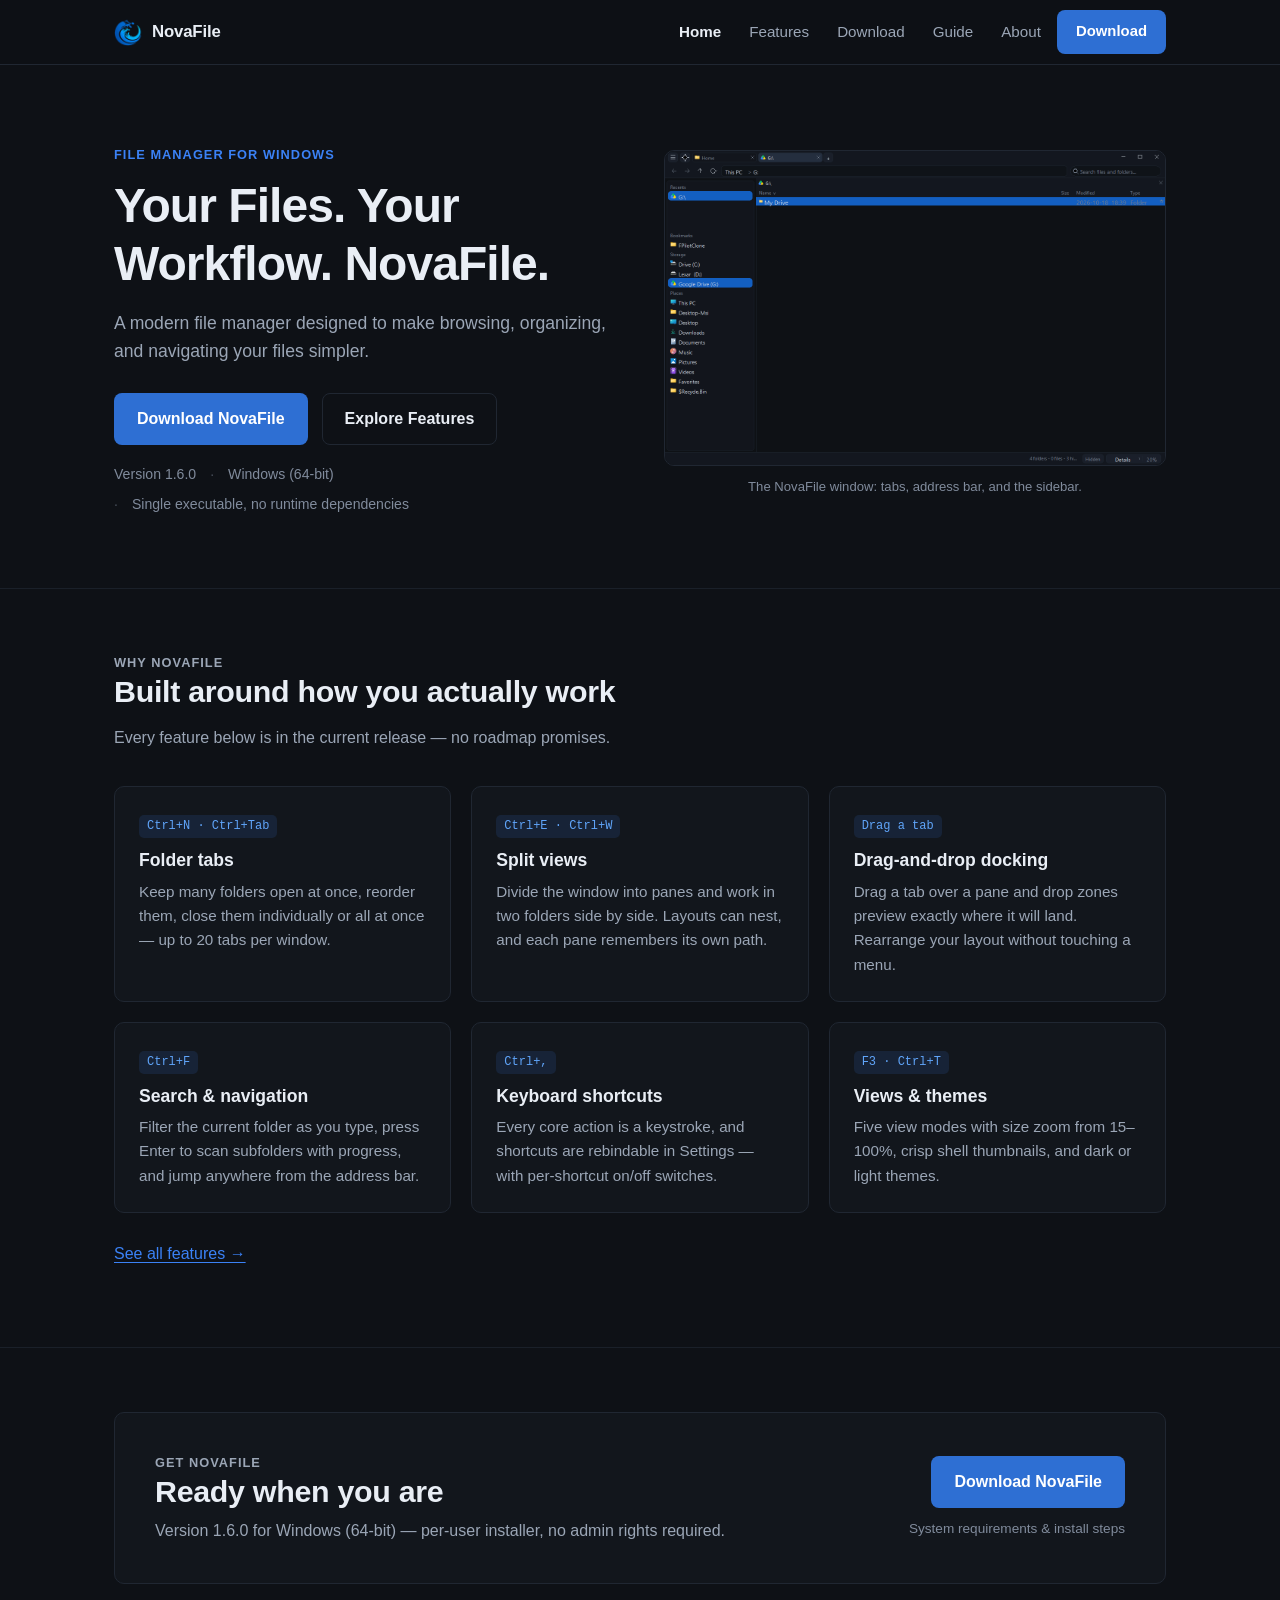
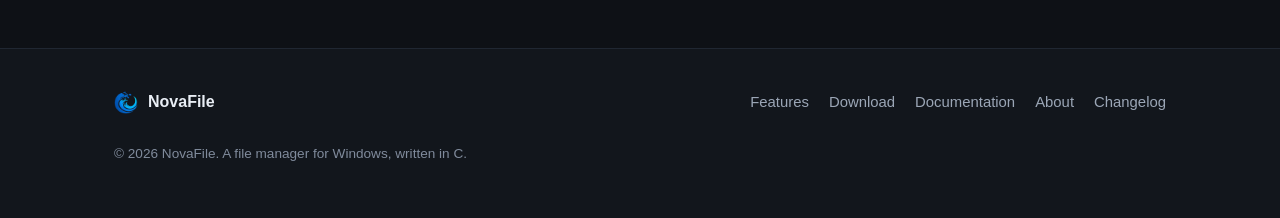
<file: index.html>
<!DOCTYPE html>
<html lang="en">
<head>
  <meta charset="utf-8">
  <meta name="viewport" content="width=device-width, initial-scale=1">
  <title>NovaFile — Your Files. Your Workflow.</title>
  <meta name="description" content="NovaFile is a modern file manager for Windows with folder tabs, split views, drag-and-drop docking, fast search, and rebindable keyboard shortcuts.">
  <meta property="og:type" content="website">
  <meta property="og:title" content="NovaFile — Your Files. Your Workflow.">
  <meta property="og:description" content="A modern file manager designed to make browsing, organizing, and navigating your files simpler.">
  <!-- Replace with an absolute URL once the site has a domain -->
  <meta property="og:image" content="assets/img/icon-256.png">
  <meta name="theme-color" content="#0e1116">
  <link rel="icon" href="assets/img/favicon.ico" sizes="any">
  <link rel="icon" href="assets/img/icon-256.png" type="image/png">
  <link rel="stylesheet" href="assets/css/style.css">
</head>
<body>
  <a class="skip-link" href="#main">Skip to main content</a>

  <header class="site-header">
    <div class="container header-inner">
      <a class="brand" href="index.html">
        <img src="assets/img/logo-64.png" alt="" width="28" height="28">
        NovaFile
      </a>
      <button class="nav-toggle" type="button" data-nav-toggle
              aria-expanded="false" aria-controls="site-nav"
              aria-label="Toggle navigation menu">
        <span></span><span></span><span></span>
      </button>
      <nav aria-label="Main">
        <ul class="nav-links" id="site-nav">
          <li><a href="index.html" aria-current="page">Home</a></li>
          <li><a href="features.html">Features</a></li>
          <li><a href="download.html">Download</a></li>
          <li><a href="guide.html">Guide</a></li>
          <li><a href="about.html">About</a></li>
          <li class="nav-cta"><a class="btn btn-primary" href="download.html" data-download>Download</a></li>
        </ul>
      </nav>
    </div>
  </header>

  <main id="main">
    <!-- Hero -->
    <section class="hero">
      <div class="container hero-grid">
        <div>
          <p class="eyebrow">File manager for Windows</p>
          <h1>Your Files. Your Workflow. NovaFile.</h1>
          <p class="lead">
            A modern file manager designed to make browsing, organizing, and
            navigating your files simpler.
          </p>
          <div class="hero-actions">
            <a class="btn btn-primary" href="download.html" data-download>Download NovaFile</a>
            <a class="btn btn-secondary" href="features.html">Explore Features</a>
          </div>
          <ul class="hero-meta">
            <li>Version <span data-version>1.6.0</span></li>
            <li>Windows (64-bit)</li>
            <li>Single executable, no runtime dependencies</li>
          </ul>
        </div>

        <div>
          <!-- Screenshot: assets/js/main.js replaces the placeholder with a real
               image automatically once you add assets/img/app-screenshot.png -->
          <figure class="shot" data-shot-slot>
            <div class="shot-placeholder" data-shot-placeholder>
              <span class="ph-badge">Preview placeholder</span>
              <p>App screenshot pending — drop a capture at assets/img/app-screenshot.png and it appears here.</p>
            </div>
          </figure>
          <p class="shot-caption">The NovaFile window: tabs, address bar, and the sidebar.</p>
        </div>
      </div>
    </section>

    <!-- Feature overview -->
    <section aria-labelledby="features-heading">
      <div class="container">
        <div class="section-head">
          <p class="eyebrow">Why NovaFile</p>
          <h2 id="features-heading">Built around how you actually work</h2>
          <p>Every feature below is in the current release — no roadmap promises.</p>
        </div>

        <div class="grid">
          <article class="card">
            <span class="card-tag">Ctrl+N · Ctrl+Tab</span>
            <h3>Folder tabs</h3>
            <p>Keep many folders open at once, reorder them, close them individually or all at once — up to 20 tabs per window.</p>
          </article>

          <article class="card">
            <span class="card-tag">Ctrl+E · Ctrl+W</span>
            <h3>Split views</h3>
            <p>Divide the window into panes and work in two folders side by side. Layouts can nest, and each pane remembers its own path.</p>
          </article>

          <article class="card">
            <span class="card-tag">Drag a tab</span>
            <h3>Drag-and-drop docking</h3>
            <p>Drag a tab over a pane and drop zones preview exactly where it will land. Rearrange your layout without touching a menu.</p>
          </article>

          <article class="card">
            <span class="card-tag">Ctrl+F</span>
            <h3>Search &amp; navigation</h3>
            <p>Filter the current folder as you type, press Enter to scan subfolders with progress, and jump anywhere from the address bar.</p>
          </article>

          <article class="card">
            <span class="card-tag">Ctrl+,</span>
            <h3>Keyboard shortcuts</h3>
            <p>Every core action is a keystroke, and shortcuts are rebindable in Settings — with per-shortcut on/off switches.</p>
          </article>

          <article class="card">
            <span class="card-tag">F3 · Ctrl+T</span>
            <h3>Views &amp; themes</h3>
            <p>Five view modes with size zoom from 15–100%, crisp shell thumbnails, and dark or light themes.</p>
          </article>
        </div>

        <p style="margin-top:28px">
          <a href="features.html">See all features &rarr;</a>
        </p>
      </div>
    </section>

    <!-- Download callout -->
    <section aria-labelledby="download-heading">
      <div class="container">
        <div class="callout">
          <div>
            <p class="eyebrow">Get NovaFile</p>
            <h2 id="download-heading">Ready when you are</h2>
            <p>
              Version <span data-version>1.6.0</span> for Windows (64-bit) —
              per-user installer, no admin rights required.
            </p>
          </div>
          <div class="callout-actions">
            <a class="btn btn-primary" href="download.html" data-download>Download NovaFile</a>
            <a class="callout-meta" href="download.html">System requirements &amp; install steps</a>
          </div>
        </div>
      </div>
    </section>
  </main>

  <footer class="site-footer">
    <div class="container footer-inner">
      <div class="footer-brand">
        <img src="assets/img/logo-64.png" alt="" width="24" height="24">
        NovaFile
      </div>
      <ul class="footer-links">
        <li><a href="features.html">Features</a></li>
        <li><a href="download.html">Download</a></li>
        <li><a href="guide.html">Documentation</a></li>
        <li><a href="about.html">About</a></li>
        <li><a href="changelog.html">Changelog</a></li>
      </ul>
      <p class="footer-copy">&copy; <span data-year>2026</span> NovaFile. A file manager for Windows, written in C.</p>
    </div>
  </footer>

  <script src="assets/js/config.js"></script>
  <script src="assets/js/main.js"></script>
</body>
</html>
</file>
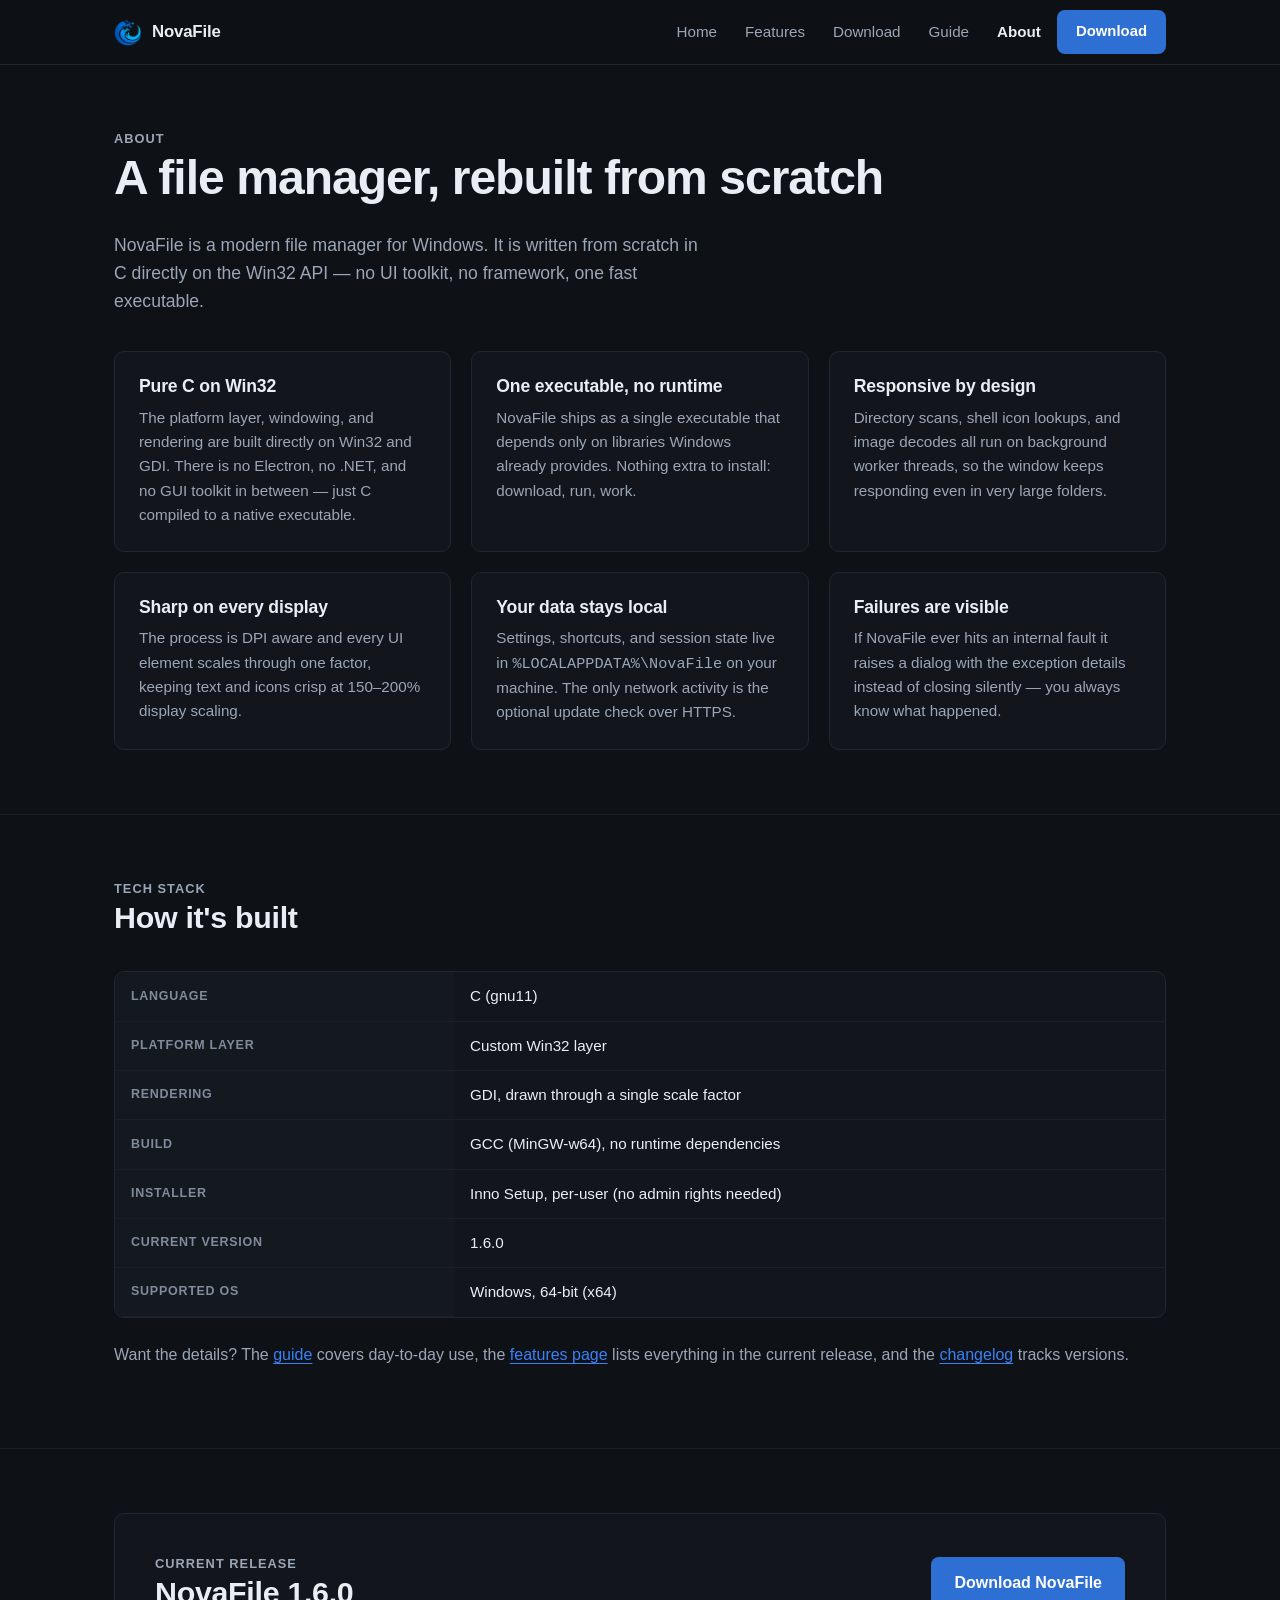
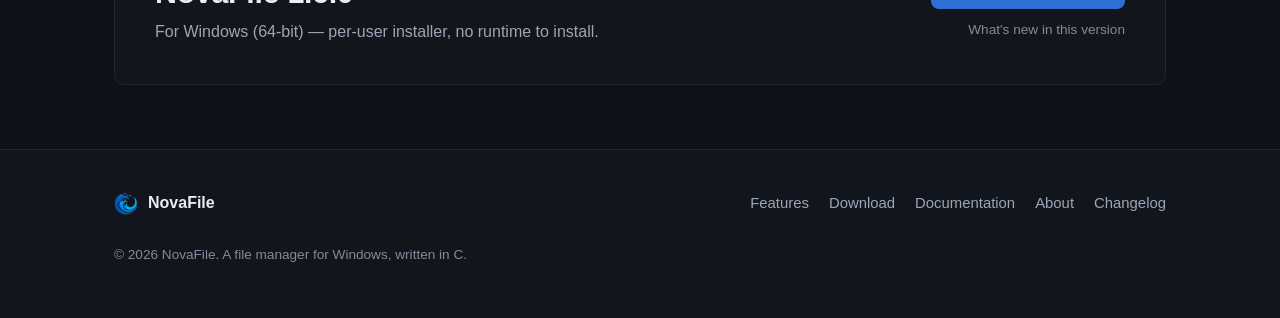
<file: about.html>
<!DOCTYPE html>
<html lang="en">
<head>
  <meta charset="utf-8">
  <meta name="viewport" content="width=device-width, initial-scale=1">
  <title>About — NovaFile</title>
  <meta name="description" content="NovaFile is a file manager for Windows, written from scratch in C on the raw Win32 API — one fast executable with no runtime dependencies.">
  <meta property="og:type" content="website">
  <meta property="og:title" content="About NovaFile">
  <meta property="og:description" content="A modern file manager for Windows, written from scratch in C — no UI toolkit, no runtime dependencies.">
  <!-- Replace with an absolute URL once the site has a domain -->
  <meta property="og:image" content="assets/img/icon-256.png">
  <meta name="theme-color" content="#0e1116">
  <link rel="icon" href="assets/img/favicon.ico" sizes="any">
  <link rel="icon" href="assets/img/icon-256.png" type="image/png">
  <link rel="stylesheet" href="assets/css/style.css">
</head>
<body>
  <a class="skip-link" href="#main">Skip to main content</a>

  <header class="site-header">
    <div class="container header-inner">
      <a class="brand" href="index.html">
        <img src="assets/img/logo-64.png" alt="" width="28" height="28">
        NovaFile
      </a>
      <button class="nav-toggle" type="button" data-nav-toggle
              aria-expanded="false" aria-controls="site-nav"
              aria-label="Toggle navigation menu">
        <span></span><span></span><span></span>
      </button>
      <nav aria-label="Main">
        <ul class="nav-links" id="site-nav">
          <li><a href="index.html">Home</a></li>
          <li><a href="features.html">Features</a></li>
          <li><a href="download.html">Download</a></li>
          <li><a href="guide.html">Guide</a></li>
          <li><a href="about.html" aria-current="page">About</a></li>
          <li class="nav-cta"><a class="btn btn-primary" href="download.html" data-download>Download</a></li>
        </ul>
      </nav>
    </div>
  </header>

  <main id="main">
    <section>
      <div class="container">
        <div class="section-head">
          <p class="eyebrow">About</p>
          <h1>A file manager, rebuilt from scratch</h1>
          <p class="lead">
            NovaFile is a modern file manager for Windows. It is written from
            scratch in C directly on the Win32 API — no UI toolkit, no framework,
            one fast executable.
          </p>
        </div>

        <div class="grid">
          <article class="card">
            <h2>Pure C on Win32</h2>
            <p>The platform layer, windowing, and rendering are built directly on Win32 and GDI. There is no Electron, no .NET, and no GUI toolkit in between — just C compiled to a native executable.</p>
          </article>

          <article class="card">
            <h2>One executable, no runtime</h2>
            <p>NovaFile ships as a single executable that depends only on libraries Windows already provides. Nothing extra to install: download, run, work.</p>
          </article>

          <article class="card">
            <h2>Responsive by design</h2>
            <p>Directory scans, shell icon lookups, and image decodes all run on background worker threads, so the window keeps responding even in very large folders.</p>
          </article>

          <article class="card">
            <h2>Sharp on every display</h2>
            <p>The process is DPI aware and every UI element scales through one factor, keeping text and icons crisp at 150–200% display scaling.</p>
          </article>

          <article class="card">
            <h2>Your data stays local</h2>
            <p>Settings, shortcuts, and session state live in <code>%LOCALAPPDATA%\NovaFile</code> on your machine. The only network activity is the optional update check over HTTPS.</p>
          </article>

          <article class="card">
            <h2>Failures are visible</h2>
            <p>If NovaFile ever hits an internal fault it raises a dialog with the exception details instead of closing silently — you always know what happened.</p>
          </article>
        </div>
      </div>
    </section>

    <section aria-labelledby="stack-heading">
      <div class="container">
        <div class="section-head">
          <p class="eyebrow">Tech stack</p>
          <h2 id="stack-heading">How it's built</h2>
        </div>
        <div class="table-wrap">
          <table>
            <tbody>
              <tr><th scope="row">Language</th><td>C (gnu11)</td></tr>
              <tr><th scope="row">Platform layer</th><td>Custom Win32 layer</td></tr>
              <tr><th scope="row">Rendering</th><td>GDI, drawn through a single scale factor</td></tr>
              <tr><th scope="row">Build</th><td>GCC (MinGW-w64), no runtime dependencies</td></tr>
              <tr><th scope="row">Installer</th><td>Inno Setup, per-user (no admin rights needed)</td></tr>
              <tr><th scope="row">Current version</th><td><span data-version>1.6.0</span></td></tr>
              <tr><th scope="row">Supported OS</th><td>Windows, 64-bit (x64)</td></tr>
            </tbody>
          </table>
        </div>
        <p class="muted" style="margin-top:24px">
          Want the details? The <a href="guide.html">guide</a> covers day-to-day use,
          the <a href="features.html">features page</a> lists everything in the current
          release, and the <a href="changelog.html">changelog</a> tracks versions.
        </p>
      </div>
    </section>

    <section aria-labelledby="get-heading">
      <div class="container">
        <div class="callout">
          <div>
            <p class="eyebrow">Current release</p>
            <h2 id="get-heading">NovaFile <span data-version>1.6.0</span></h2>
            <p>For Windows (64-bit) — per-user installer, no runtime to install.</p>
          </div>
          <div class="callout-actions">
            <a class="btn btn-primary" href="download.html" data-download>Download NovaFile</a>
            <a class="callout-meta" href="changelog.html">What's new in this version</a>
          </div>
        </div>
      </div>
    </section>
  </main>

  <footer class="site-footer">
    <div class="container footer-inner">
      <div class="footer-brand">
        <img src="assets/img/logo-64.png" alt="" width="24" height="24">
        NovaFile
      </div>
      <ul class="footer-links">
        <li><a href="features.html">Features</a></li>
        <li><a href="download.html">Download</a></li>
        <li><a href="guide.html">Documentation</a></li>
        <li><a href="about.html">About</a></li>
        <li><a href="changelog.html">Changelog</a></li>
      </ul>
      <p class="footer-copy">&copy; <span data-year>2026</span> NovaFile. A file manager for Windows, written in C.</p>
    </div>
  </footer>

  <script src="assets/js/config.js"></script>
  <script src="assets/js/main.js"></script>
</body>
</html>
</file>
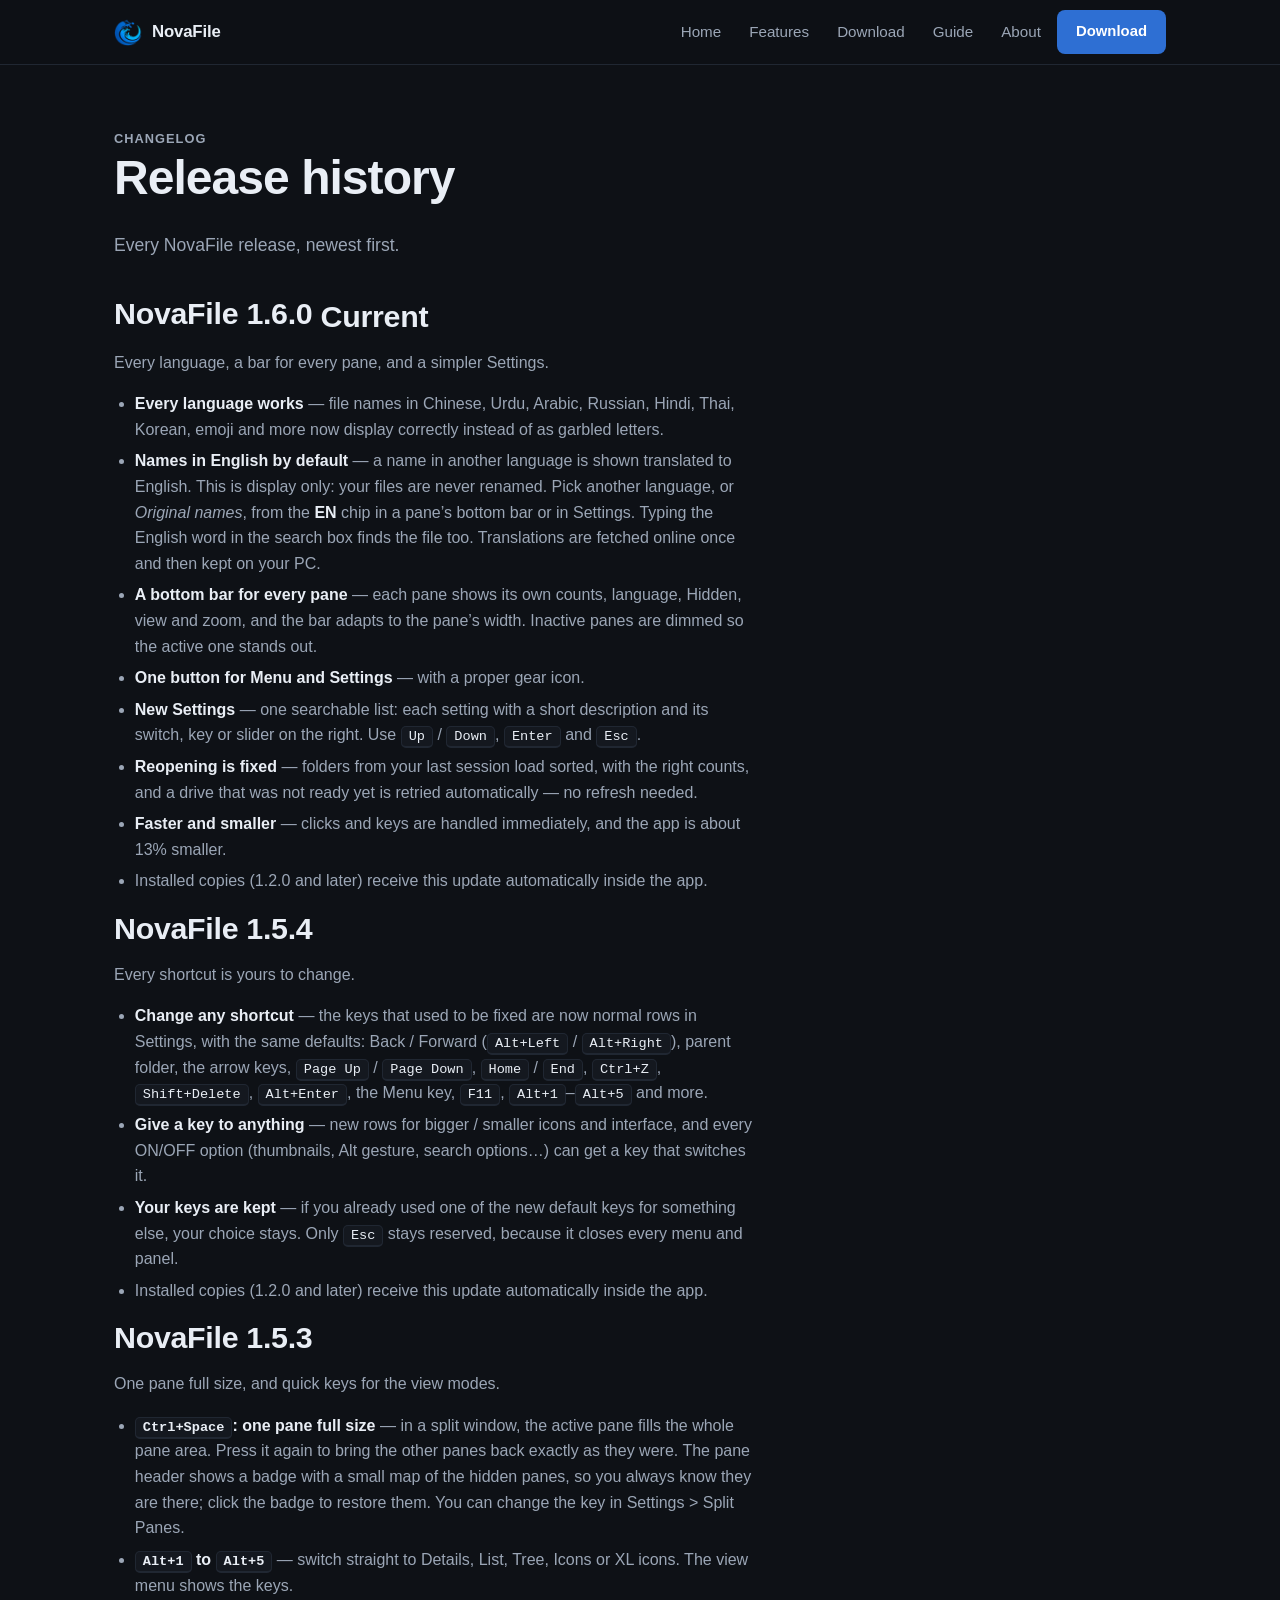
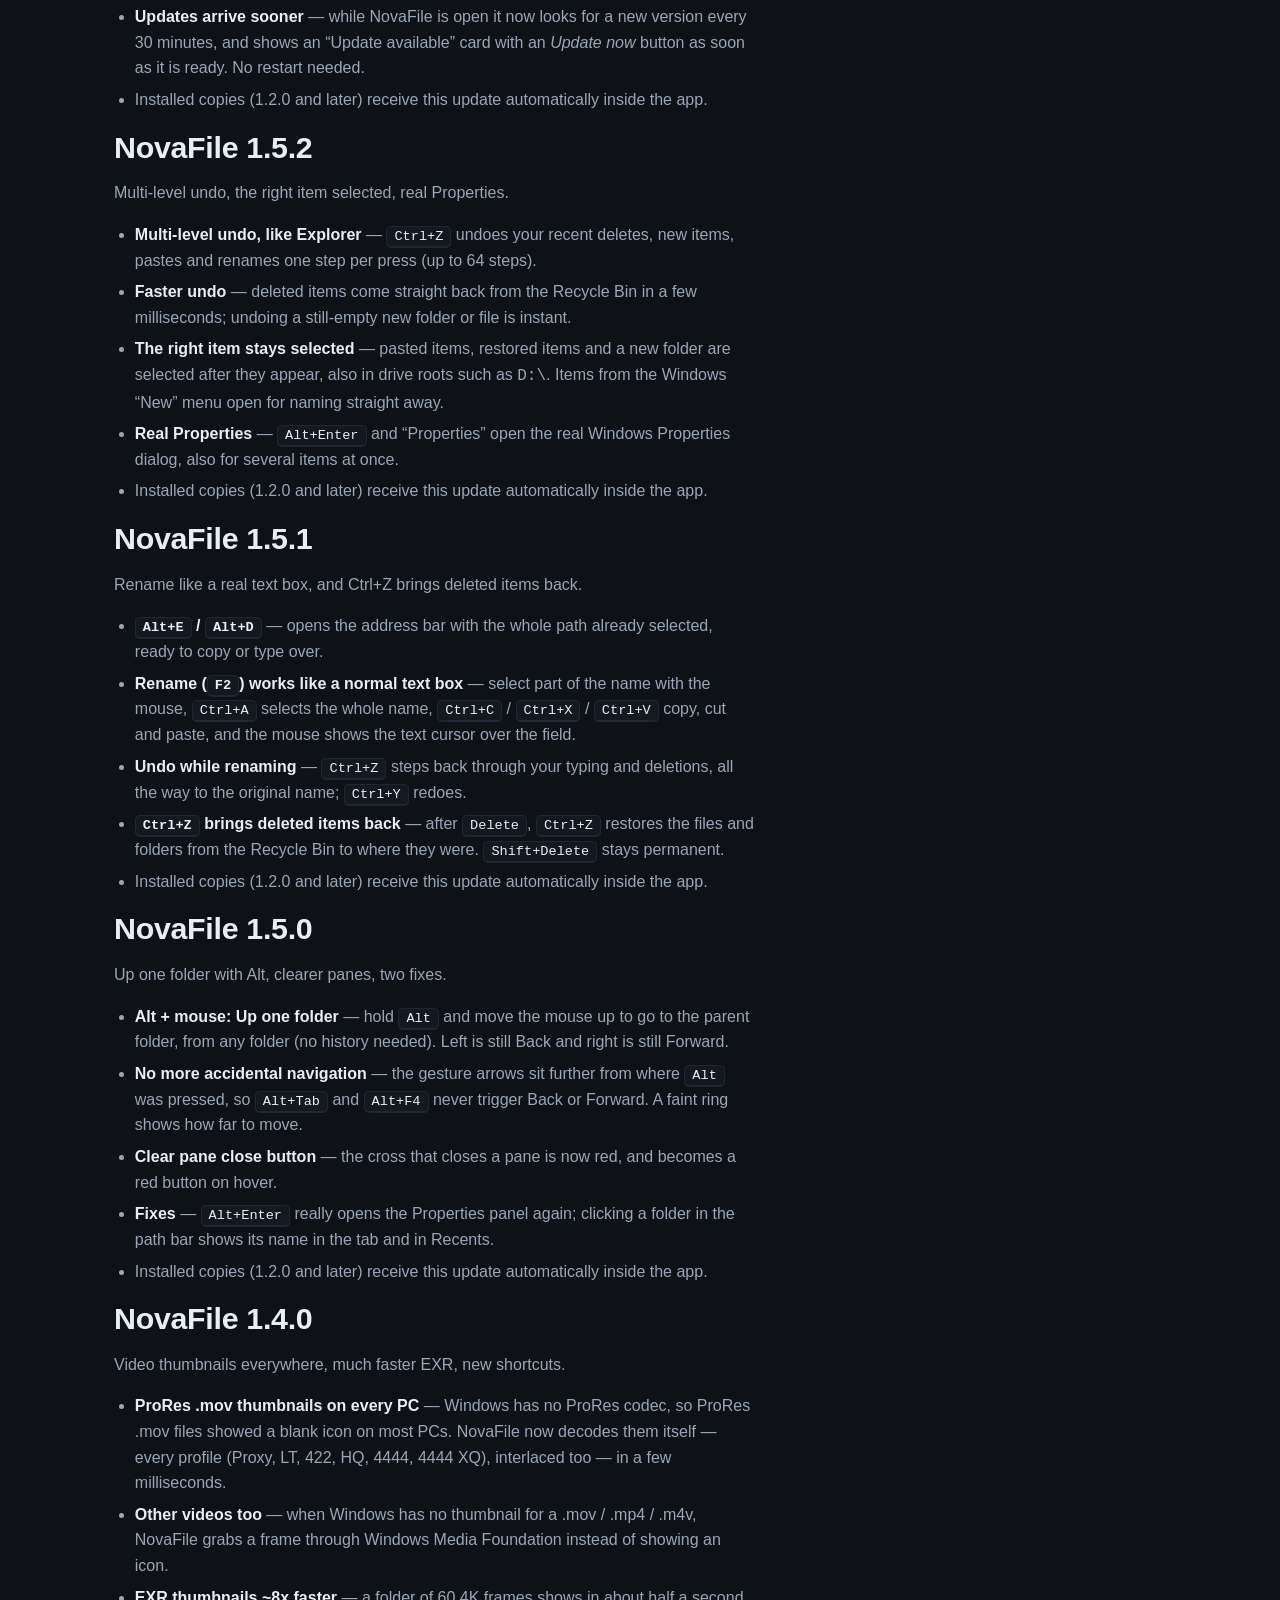
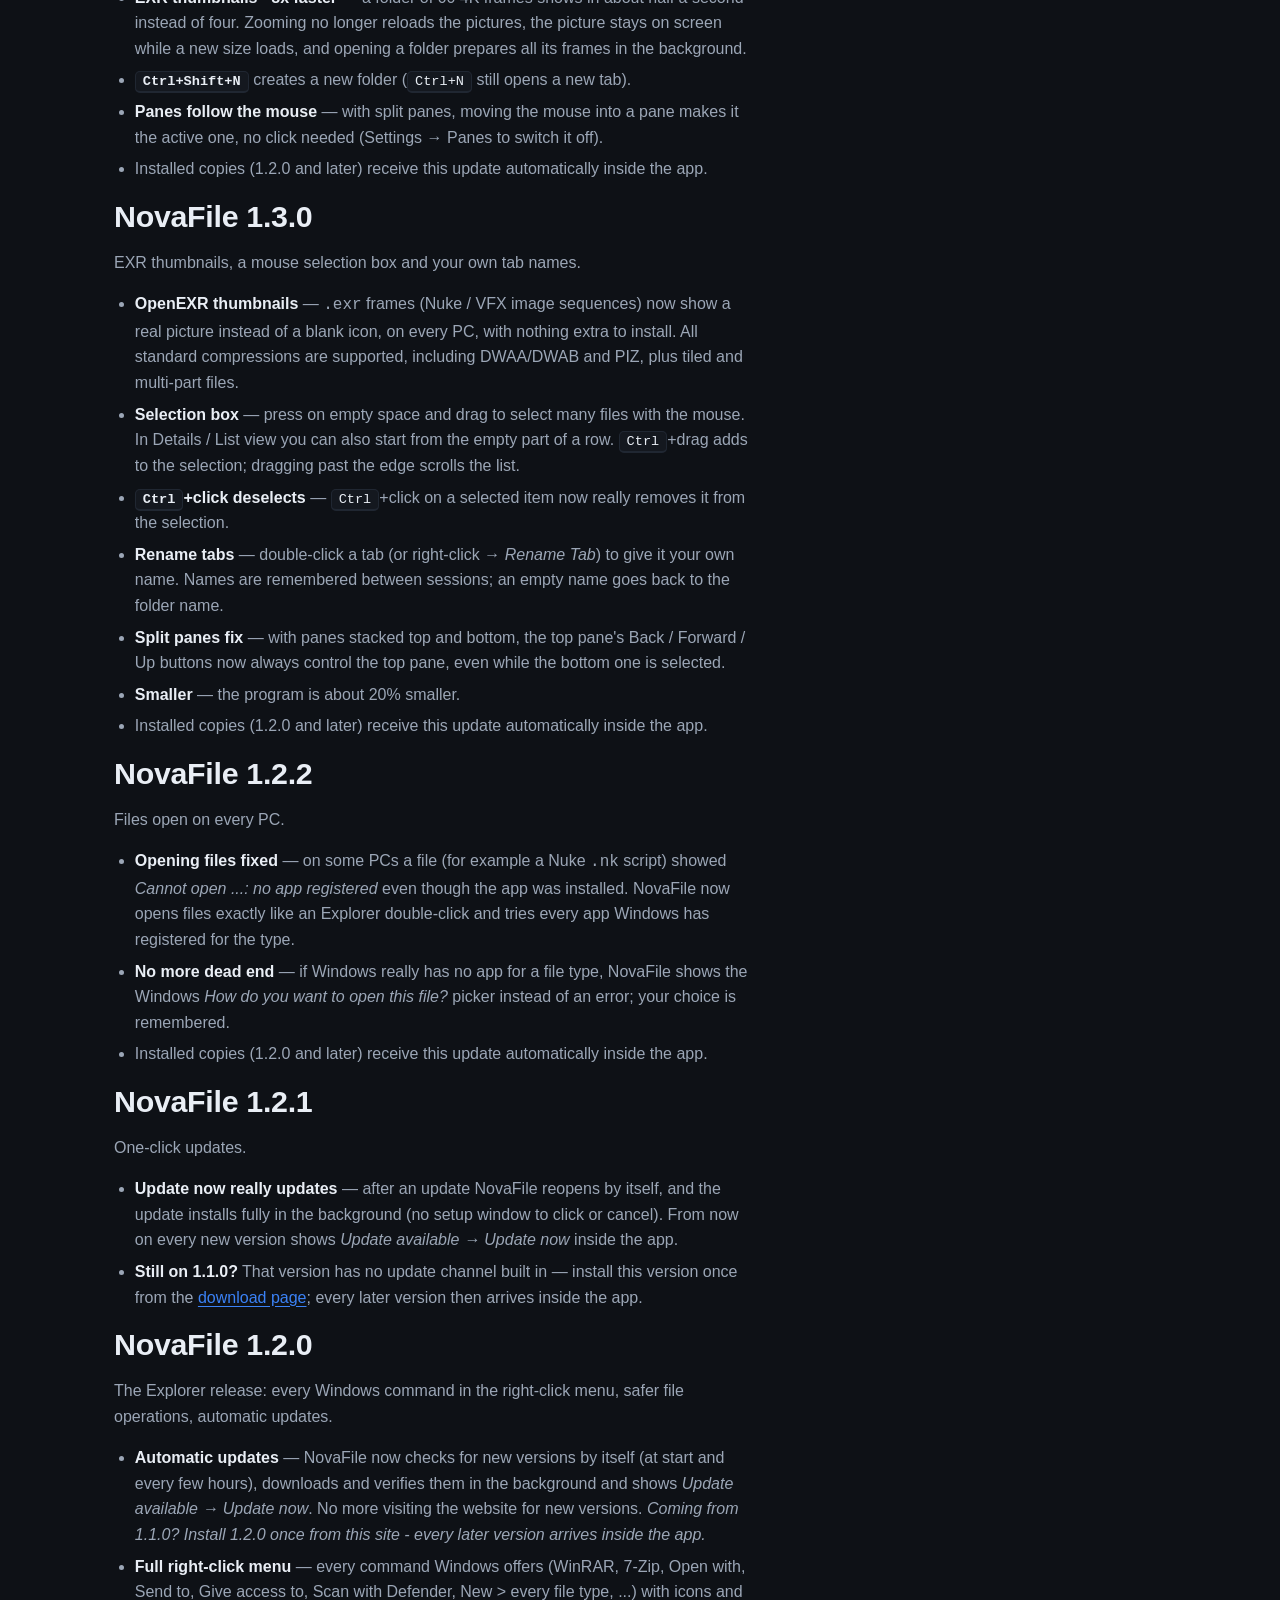
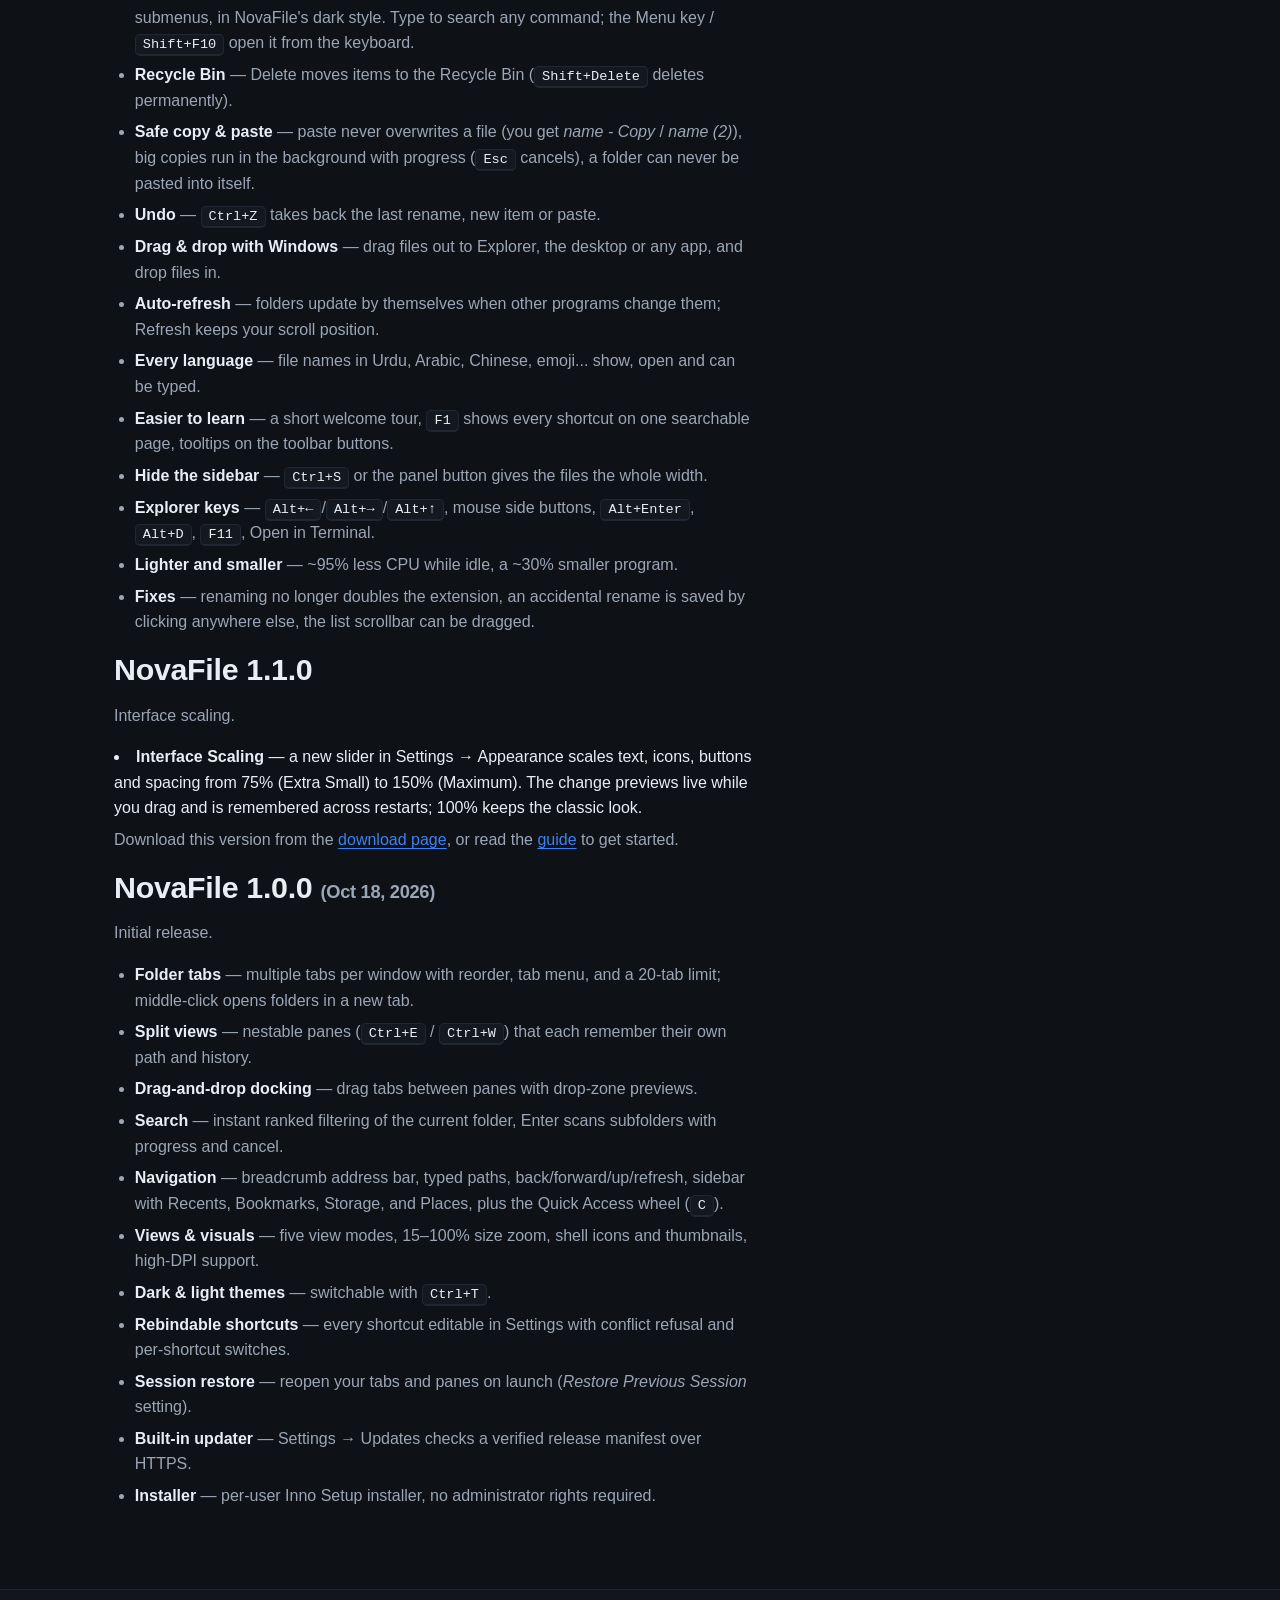
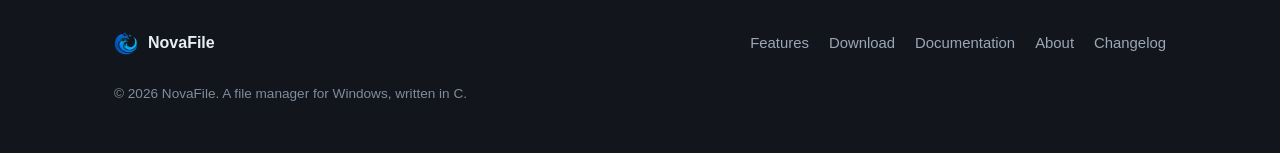
<file: changelog.html>
<!DOCTYPE html>
<html lang="en">
<head>
  <meta charset="utf-8">
  <meta name="viewport" content="width=device-width, initial-scale=1">
  <title>Changelog — NovaFile</title>
  <meta name="description" content="NovaFile release history. Version 1.1.0 adds interface scaling; version 1.0.0 shipped tabs, split views, docking, search, themes, shortcuts, session restore, and the built-in updater.">
  <meta property="og:type" content="website">
  <meta property="og:title" content="Changelog — NovaFile">
  <meta property="og:description" content="What shipped in each NovaFile release.">
  <!-- Replace with an absolute URL once the site has a domain -->
  <meta property="og:image" content="assets/img/icon-256.png">
  <meta name="theme-color" content="#0e1116">
  <link rel="icon" href="assets/img/favicon.ico" sizes="any">
  <link rel="icon" href="assets/img/icon-256.png" type="image/png">
  <link rel="stylesheet" href="assets/css/style.css">
</head>
<body>
  <a class="skip-link" href="#main">Skip to main content</a>

  <header class="site-header">
    <div class="container header-inner">
      <a class="brand" href="index.html">
        <img src="assets/img/logo-64.png" alt="" width="28" height="28">
        NovaFile
      </a>
      <button class="nav-toggle" type="button" data-nav-toggle
              aria-expanded="false" aria-controls="site-nav"
              aria-label="Toggle navigation menu">
        <span></span><span></span><span></span>
      </button>
      <nav aria-label="Main">
        <ul class="nav-links" id="site-nav">
          <li><a href="index.html">Home</a></li>
          <li><a href="features.html">Features</a></li>
          <li><a href="download.html">Download</a></li>
          <li><a href="guide.html">Guide</a></li>
          <li><a href="about.html">About</a></li>
          <li class="nav-cta"><a class="btn btn-primary" href="download.html" data-download>Download</a></li>
        </ul>
      </nav>
    </div>
  </header>

  <main id="main">
    <section>
      <div class="container">
        <div class="section-head">
          <p class="eyebrow">Changelog</p>
          <h1>Release history</h1>
          <p class="lead">Every NovaFile release, newest first.</p>
        </div>

        <div class="prose">
          <h2>NovaFile <span data-version>1.6.0</span> <span class="card-tag" style="vertical-align: middle;">Current</span></h2>
          <p class="muted">Every language, a bar for every pane, and a simpler Settings.</p>
          <ul>
            <li><strong>Every language works</strong> &mdash; file names in Chinese, Urdu, Arabic, Russian, Hindi, Thai, Korean, emoji and more now display correctly instead of as garbled letters.</li>
            <li><strong>Names in English by default</strong> &mdash; a name in another language is shown translated to English. This is display only: your files are never renamed. Pick another language, or <em>Original names</em>, from the <strong>EN</strong> chip in a pane&rsquo;s bottom bar or in Settings. Typing the English word in the search box finds the file too. Translations are fetched online once and then kept on your PC.</li>
            <li><strong>A bottom bar for every pane</strong> &mdash; each pane shows its own counts, language, Hidden, view and zoom, and the bar adapts to the pane&rsquo;s width. Inactive panes are dimmed so the active one stands out.</li>
            <li><strong>One button for Menu and Settings</strong> &mdash; with a proper gear icon.</li>
            <li><strong>New Settings</strong> &mdash; one searchable list: each setting with a short description and its switch, key or slider on the right. Use <kbd>Up</kbd> / <kbd>Down</kbd>, <kbd>Enter</kbd> and <kbd>Esc</kbd>.</li>
            <li><strong>Reopening is fixed</strong> &mdash; folders from your last session load sorted, with the right counts, and a drive that was not ready yet is retried automatically &mdash; no refresh needed.</li>
            <li><strong>Faster and smaller</strong> &mdash; clicks and keys are handled immediately, and the app is about 13% smaller.</li>
            <li>Installed copies (1.2.0 and later) receive this update automatically inside the app.</li>
          </ul>

          <h2>NovaFile 1.5.4</h2>
          <p class="muted">Every shortcut is yours to change.</p>
          <ul>
            <li><strong>Change any shortcut</strong> &mdash; the keys that used to be fixed are now normal rows in Settings, with the same defaults: Back / Forward (<kbd>Alt+Left</kbd> / <kbd>Alt+Right</kbd>), parent folder, the arrow keys, <kbd>Page Up</kbd> / <kbd>Page Down</kbd>, <kbd>Home</kbd> / <kbd>End</kbd>, <kbd>Ctrl+Z</kbd>, <kbd>Shift+Delete</kbd>, <kbd>Alt+Enter</kbd>, the Menu key, <kbd>F11</kbd>, <kbd>Alt+1</kbd>&ndash;<kbd>Alt+5</kbd> and more.</li>
            <li><strong>Give a key to anything</strong> &mdash; new rows for bigger / smaller icons and interface, and every ON/OFF option (thumbnails, Alt gesture, search options&hellip;) can get a key that switches it.</li>
            <li><strong>Your keys are kept</strong> &mdash; if you already used one of the new default keys for something else, your choice stays. Only <kbd>Esc</kbd> stays reserved, because it closes every menu and panel.</li>
            <li>Installed copies (1.2.0 and later) receive this update automatically inside the app.</li>
          </ul>

          <h2>NovaFile 1.5.3</h2>
          <p class="muted">One pane full size, and quick keys for the view modes.</p>
          <ul>
            <li><strong><kbd>Ctrl+Space</kbd>: one pane full size</strong> &mdash; in a split window, the active pane fills the whole pane area. Press it again to bring the other panes back exactly as they were. The pane header shows a badge with a small map of the hidden panes, so you always know they are there; click the badge to restore them. You can change the key in Settings &gt; Split Panes.</li>
            <li><strong><kbd>Alt+1</kbd> to <kbd>Alt+5</kbd></strong> &mdash; switch straight to Details, List, Tree, Icons or XL icons. The view menu shows the keys.</li>
            <li><strong>Updates arrive sooner</strong> &mdash; while NovaFile is open it now looks for a new version every 30 minutes, and shows an &ldquo;Update available&rdquo; card with an <em>Update now</em> button as soon as it is ready. No restart needed.</li>
            <li>Installed copies (1.2.0 and later) receive this update automatically inside the app.</li>
          </ul>

          <h2>NovaFile 1.5.2</h2>
          <p class="muted">Multi-level undo, the right item selected, real Properties.</p>
          <ul>
            <li><strong>Multi-level undo, like Explorer</strong> &mdash; <kbd>Ctrl+Z</kbd> undoes your recent deletes, new items, pastes and renames one step per press (up to 64 steps).</li>
            <li><strong>Faster undo</strong> &mdash; deleted items come straight back from the Recycle Bin in a few milliseconds; undoing a still-empty new folder or file is instant.</li>
            <li><strong>The right item stays selected</strong> &mdash; pasted items, restored items and a new folder are selected after they appear, also in drive roots such as <code>D:\</code>. Items from the Windows &ldquo;New&rdquo; menu open for naming straight away.</li>
            <li><strong>Real Properties</strong> &mdash; <kbd>Alt+Enter</kbd> and &ldquo;Properties&rdquo; open the real Windows Properties dialog, also for several items at once.</li>
            <li>Installed copies (1.2.0 and later) receive this update automatically inside the app.</li>
          </ul>

          <h2>NovaFile 1.5.1</h2>
          <p class="muted">Rename like a real text box, and Ctrl+Z brings deleted items back.</p>
          <ul>
            <li><strong><kbd>Alt+E</kbd> / <kbd>Alt+D</kbd></strong> &mdash; opens the address bar with the whole path already selected, ready to copy or type over.</li>
            <li><strong>Rename (<kbd>F2</kbd>) works like a normal text box</strong> &mdash; select part of the name with the mouse, <kbd>Ctrl+A</kbd> selects the whole name, <kbd>Ctrl+C</kbd> / <kbd>Ctrl+X</kbd> / <kbd>Ctrl+V</kbd> copy, cut and paste, and the mouse shows the text cursor over the field.</li>
            <li><strong>Undo while renaming</strong> &mdash; <kbd>Ctrl+Z</kbd> steps back through your typing and deletions, all the way to the original name; <kbd>Ctrl+Y</kbd> redoes.</li>
            <li><strong><kbd>Ctrl+Z</kbd> brings deleted items back</strong> &mdash; after <kbd>Delete</kbd>, <kbd>Ctrl+Z</kbd> restores the files and folders from the Recycle Bin to where they were. <kbd>Shift+Delete</kbd> stays permanent.</li>
            <li>Installed copies (1.2.0 and later) receive this update automatically inside the app.</li>
          </ul>

          <h2>NovaFile 1.5.0</h2>
          <p class="muted">Up one folder with Alt, clearer panes, two fixes.</p>
          <ul>
            <li><strong>Alt + mouse: Up one folder</strong> &mdash; hold <kbd>Alt</kbd> and move the mouse up to go to the parent folder, from any folder (no history needed). Left is still Back and right is still Forward.</li>
            <li><strong>No more accidental navigation</strong> &mdash; the gesture arrows sit further from where <kbd>Alt</kbd> was pressed, so <kbd>Alt+Tab</kbd> and <kbd>Alt+F4</kbd> never trigger Back or Forward. A faint ring shows how far to move.</li>
            <li><strong>Clear pane close button</strong> &mdash; the cross that closes a pane is now red, and becomes a red button on hover.</li>
            <li><strong>Fixes</strong> &mdash; <kbd>Alt+Enter</kbd> really opens the Properties panel again; clicking a folder in the path bar shows its name in the tab and in Recents.</li>
            <li>Installed copies (1.2.0 and later) receive this update automatically inside the app.</li>
          </ul>

          <h2>NovaFile 1.4.0</h2>
          <p class="muted">Video thumbnails everywhere, much faster EXR, new shortcuts.</p>
          <ul>
            <li><strong>ProRes .mov thumbnails on every PC</strong> &mdash; Windows has no ProRes codec, so ProRes .mov files showed a blank icon on most PCs. NovaFile now decodes them itself &mdash; every profile (Proxy, LT, 422, HQ, 4444, 4444 XQ), interlaced too &mdash; in a few milliseconds.</li>
            <li><strong>Other videos too</strong> &mdash; when Windows has no thumbnail for a .mov / .mp4 / .m4v, NovaFile grabs a frame through Windows Media Foundation instead of showing an icon.</li>
            <li><strong>EXR thumbnails ~8x faster</strong> &mdash; a folder of 60 4K frames shows in about half a second instead of four. Zooming no longer reloads the pictures, the picture stays on screen while a new size loads, and opening a folder prepares all its frames in the background.</li>
            <li><strong><kbd>Ctrl+Shift+N</kbd></strong> creates a new folder (<kbd>Ctrl+N</kbd> still opens a new tab).</li>
            <li><strong>Panes follow the mouse</strong> &mdash; with split panes, moving the mouse into a pane makes it the active one, no click needed (Settings &rarr; Panes to switch it off).</li>
            <li>Installed copies (1.2.0 and later) receive this update automatically inside the app.</li>
          </ul>

          <h2>NovaFile 1.3.0</h2>
          <p class="muted">EXR thumbnails, a mouse selection box and your own tab names.</p>
          <ul>
            <li><strong>OpenEXR thumbnails</strong> &mdash; <code>.exr</code> frames (Nuke / VFX image sequences) now show a real picture instead of a blank icon, on every PC, with nothing extra to install. All standard compressions are supported, including DWAA/DWAB and PIZ, plus tiled and multi-part files.</li>
            <li><strong>Selection box</strong> &mdash; press on empty space and drag to select many files with the mouse. In Details / List view you can also start from the empty part of a row. <kbd>Ctrl</kbd>+drag adds to the selection; dragging past the edge scrolls the list.</li>
            <li><strong><kbd>Ctrl</kbd>+click deselects</strong> &mdash; <kbd>Ctrl</kbd>+click on a selected item now really removes it from the selection.</li>
            <li><strong>Rename tabs</strong> &mdash; double-click a tab (or right-click &rarr; <em>Rename Tab</em>) to give it your own name. Names are remembered between sessions; an empty name goes back to the folder name.</li>
            <li><strong>Split panes fix</strong> &mdash; with panes stacked top and bottom, the top pane's Back / Forward / Up buttons now always control the top pane, even while the bottom one is selected.</li>
            <li><strong>Smaller</strong> &mdash; the program is about 20% smaller.</li>
            <li>Installed copies (1.2.0 and later) receive this update automatically inside the app.</li>
          </ul>

          <h2>NovaFile 1.2.2</h2>
          <p class="muted">Files open on every PC.</p>
          <ul>
            <li><strong>Opening files fixed</strong> &mdash; on some PCs a file (for example a Nuke <code>.nk</code> script) showed <em>Cannot open ...: no app registered</em> even though the app was installed. NovaFile now opens files exactly like an Explorer double-click and tries every app Windows has registered for the type.</li>
            <li><strong>No more dead end</strong> &mdash; if Windows really has no app for a file type, NovaFile shows the Windows <em>How do you want to open this file?</em> picker instead of an error; your choice is remembered.</li>
            <li>Installed copies (1.2.0 and later) receive this update automatically inside the app.</li>
          </ul>

          <h2>NovaFile 1.2.1</h2>
          <p class="muted">One-click updates.</p>
          <ul>
            <li><strong>Update now really updates</strong> &mdash; after an update NovaFile reopens by itself, and the update installs fully in the background (no setup window to click or cancel). From now on every new version shows <em>Update available &rarr; Update now</em> inside the app.</li>
            <li><strong>Still on 1.1.0?</strong> That version has no update channel built in &mdash; install this version once from the <a href="download.html">download page</a>; every later version then arrives inside the app.</li>
          </ul>

          <h2>NovaFile 1.2.0</h2>
          <p class="muted">The Explorer release: every Windows command in the right-click menu, safer file operations, automatic updates.</p>
          <ul>
            <li><strong>Automatic updates</strong> &mdash; NovaFile now checks for new versions by itself (at start and every few hours), downloads and verifies them in the background and shows <em>Update available &rarr; Update now</em>. No more visiting the website for new versions. <em>Coming from 1.1.0? Install 1.2.0 once from this site - every later version arrives inside the app.</em></li>
            <li><strong>Full right-click menu</strong> &mdash; every command Windows offers (WinRAR, 7-Zip, Open with, Send to, Give access to, Scan with Defender, New &gt; every file type, ...) with icons and submenus, in NovaFile's dark style. Type to search any command; the Menu key / <kbd>Shift+F10</kbd> open it from the keyboard.</li>
            <li><strong>Recycle Bin</strong> &mdash; Delete moves items to the Recycle Bin (<kbd>Shift+Delete</kbd> deletes permanently).</li>
            <li><strong>Safe copy &amp; paste</strong> &mdash; paste never overwrites a file (you get <em>name - Copy</em> / <em>name (2)</em>), big copies run in the background with progress (<kbd>Esc</kbd> cancels), a folder can never be pasted into itself.</li>
            <li><strong>Undo</strong> &mdash; <kbd>Ctrl+Z</kbd> takes back the last rename, new item or paste.</li>
            <li><strong>Drag &amp; drop with Windows</strong> &mdash; drag files out to Explorer, the desktop or any app, and drop files in.</li>
            <li><strong>Auto-refresh</strong> &mdash; folders update by themselves when other programs change them; Refresh keeps your scroll position.</li>
            <li><strong>Every language</strong> &mdash; file names in Urdu, Arabic, Chinese, emoji... show, open and can be typed.</li>
            <li><strong>Easier to learn</strong> &mdash; a short welcome tour, <kbd>F1</kbd> shows every shortcut on one searchable page, tooltips on the toolbar buttons.</li>
            <li><strong>Hide the sidebar</strong> &mdash; <kbd>Ctrl+S</kbd> or the panel button gives the files the whole width.</li>
            <li><strong>Explorer keys</strong> &mdash; <kbd>Alt+&larr;</kbd>/<kbd>Alt+&rarr;</kbd>/<kbd>Alt+&uarr;</kbd>, mouse side buttons, <kbd>Alt+Enter</kbd>, <kbd>Alt+D</kbd>, <kbd>F11</kbd>, Open in Terminal.</li>
            <li><strong>Lighter and smaller</strong> &mdash; ~95% less CPU while idle, a ~30% smaller program.</li>
            <li><strong>Fixes</strong> &mdash; renaming no longer doubles the extension, an accidental rename is saved by clicking anywhere else, the list scrollbar can be dragged.</li>
          </ul>

          <h2>NovaFile 1.1.0</h2>
          <p class="muted">Interface scaling.</p
          <ul>
            <li><strong>Interface Scaling</strong> — a new slider in Settings &rarr; Appearance scales text, icons, buttons and spacing from 75% (Extra Small) to 150% (Maximum). The change previews live while you drag and is remembered across restarts; 100% keeps the classic look.</li>
          </ul>

          <p class="muted">
            Download this version from the <a href="download.html">download page</a>,
            or read the <a href="guide.html">guide</a> to get started.
          </p>

          <h2>NovaFile 1.0.0 <span class="muted" style="font-size: 0.6em;">(Oct 18, 2026)</span></h2>
          <p class="muted">Initial release.</p>
          <ul>
            <li><strong>Folder tabs</strong> — multiple tabs per window with reorder, tab menu, and a 20-tab limit; middle-click opens folders in a new tab.</li>
            <li><strong>Split views</strong> — nestable panes (<kbd>Ctrl+E</kbd> / <kbd>Ctrl+W</kbd>) that each remember their own path and history.</li>
            <li><strong>Drag-and-drop docking</strong> — drag tabs between panes with drop-zone previews.</li>
            <li><strong>Search</strong> — instant ranked filtering of the current folder, Enter scans subfolders with progress and cancel.</li>
            <li><strong>Navigation</strong> — breadcrumb address bar, typed paths, back/forward/up/refresh, sidebar with Recents, Bookmarks, Storage, and Places, plus the Quick Access wheel (<kbd>C</kbd>).</li>
            <li><strong>Views &amp; visuals</strong> — five view modes, 15–100% size zoom, shell icons and thumbnails, high-DPI support.</li>
            <li><strong>Dark &amp; light themes</strong> — switchable with <kbd>Ctrl+T</kbd>.</li>
            <li><strong>Rebindable shortcuts</strong> — every shortcut editable in Settings with conflict refusal and per-shortcut switches.</li>
            <li><strong>Session restore</strong> — reopen your tabs and panes on launch (<em>Restore Previous Session</em> setting).</li>
            <li><strong>Built-in updater</strong> — Settings &rarr; Updates checks a verified release manifest over HTTPS.</li>
            <li><strong>Installer</strong> — per-user Inno Setup installer, no administrator rights required.</li>
          </ul>
        </div>
      </div>
    </section>
  </main>

  <footer class="site-footer">
    <div class="container footer-inner">
      <div class="footer-brand">
        <img src="assets/img/logo-64.png" alt="" width="24" height="24">
        NovaFile
      </div>
      <ul class="footer-links">
        <li><a href="features.html">Features</a></li>
        <li><a href="download.html">Download</a></li>
        <li><a href="guide.html">Documentation</a></li>
        <li><a href="about.html">About</a></li>
        <li><a href="changelog.html">Changelog</a></li>
      </ul>
      <p class="footer-copy">&copy; <span data-year>2026</span> NovaFile. A file manager for Windows, written in C.</p>
    </div>
  </footer>

  <script src="assets/js/config.js"></script>
  <script src="assets/js/main.js"></script>
</body>
</html>
</file>
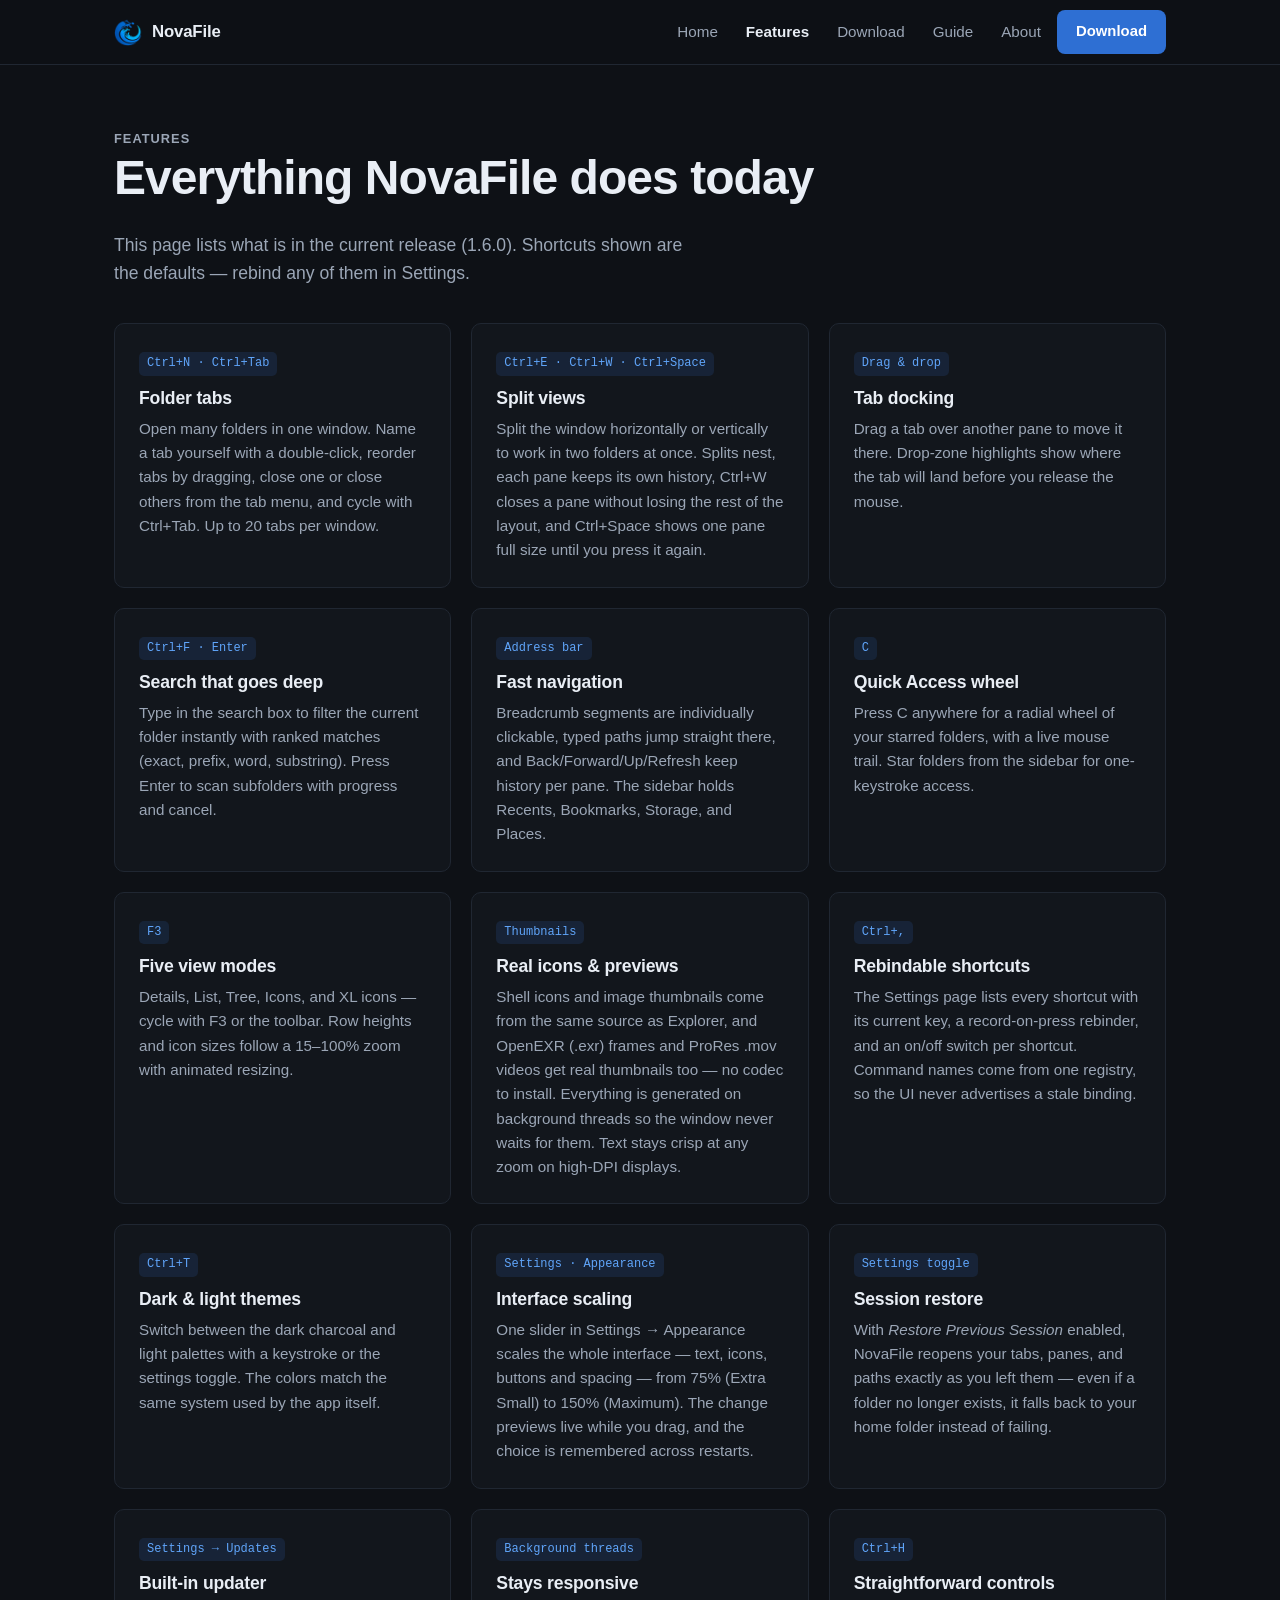
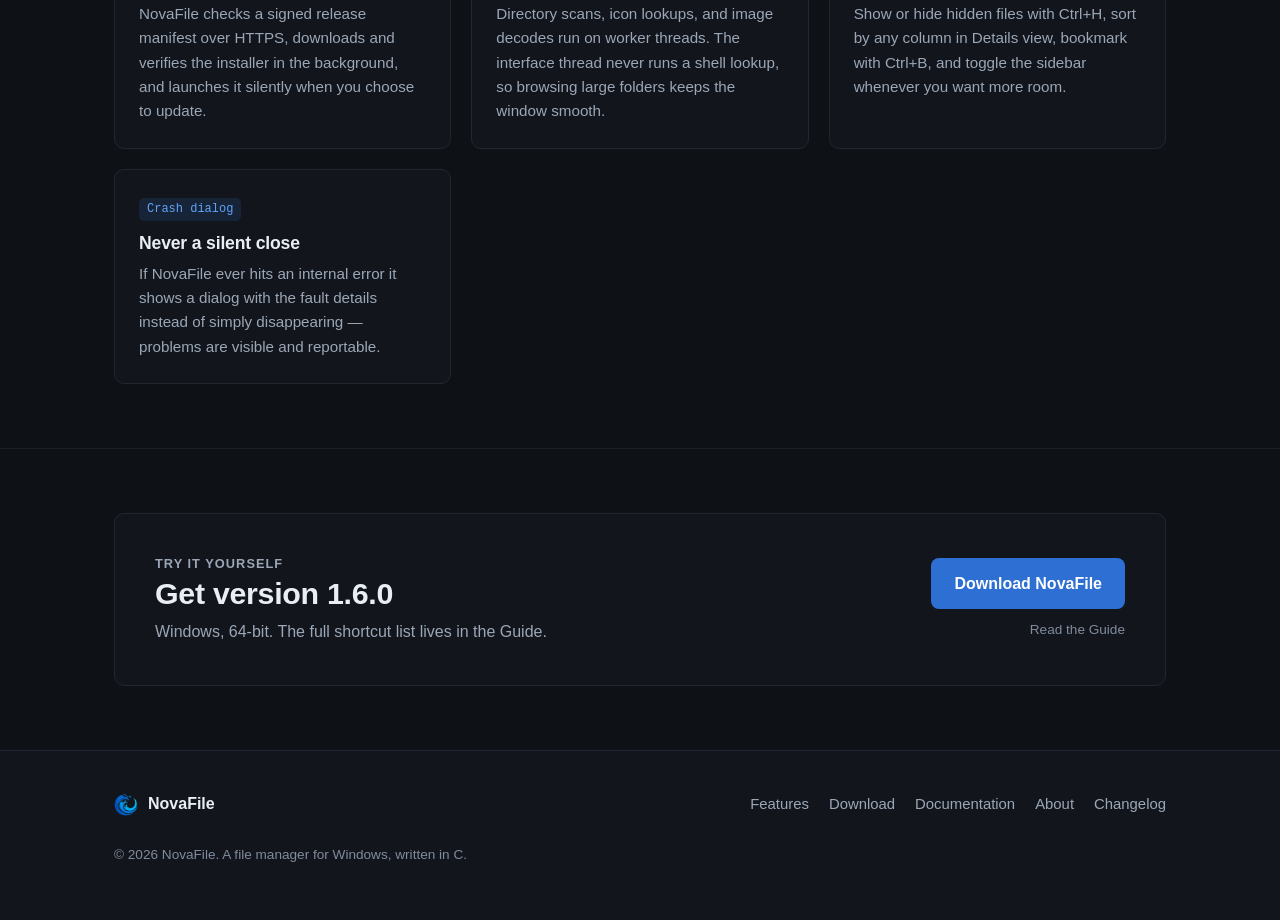
<file: features.html>
<!DOCTYPE html>
<html lang="en">
<head>
  <meta charset="utf-8">
  <meta name="viewport" content="width=device-width, initial-scale=1">
  <title>Features — NovaFile</title>
  <meta name="description" content="Tabs, split views, drag-and-drop docking, instant search, five view modes, interface scaling, rebindable shortcuts, themes, session restore, and an in-app updater.">
  <meta property="og:type" content="website">
  <meta property="og:title" content="Features — NovaFile">
  <meta property="og:description" content="Everything NovaFile does today, from folder tabs and split panes to search, themes, and session restore.">
  <!-- Replace with an absolute URL once the site has a domain -->
  <meta property="og:image" content="assets/img/icon-256.png">
  <meta name="theme-color" content="#0e1116">
  <link rel="icon" href="assets/img/favicon.ico" sizes="any">
  <link rel="icon" href="assets/img/icon-256.png" type="image/png">
  <link rel="stylesheet" href="assets/css/style.css">
</head>
<body>
  <a class="skip-link" href="#main">Skip to main content</a>

  <header class="site-header">
    <div class="container header-inner">
      <a class="brand" href="index.html">
        <img src="assets/img/logo-64.png" alt="" width="28" height="28">
        NovaFile
      </a>
      <button class="nav-toggle" type="button" data-nav-toggle
              aria-expanded="false" aria-controls="site-nav"
              aria-label="Toggle navigation menu">
        <span></span><span></span><span></span>
      </button>
      <nav aria-label="Main">
        <ul class="nav-links" id="site-nav">
          <li><a href="index.html">Home</a></li>
          <li><a href="features.html" aria-current="page">Features</a></li>
          <li><a href="download.html">Download</a></li>
          <li><a href="guide.html">Guide</a></li>
          <li><a href="about.html">About</a></li>
          <li class="nav-cta"><a class="btn btn-primary" href="download.html" data-download>Download</a></li>
        </ul>
      </nav>
    </div>
  </header>

  <main id="main">
    <section>
      <div class="container">
        <div class="section-head">
          <p class="eyebrow">Features</p>
          <h1>Everything NovaFile does today</h1>
          <p class="lead">
            This page lists what is in the current release
            (<span data-version>1.6.0</span>). Shortcuts shown are the defaults —
            rebind any of them in Settings.
          </p>
        </div>

        <div class="grid">
          <article class="card">
            <span class="card-tag">Ctrl+N · Ctrl+Tab</span>
            <h2>Folder tabs</h2>
            <p>Open many folders in one window. Name a tab yourself with a double-click, reorder tabs by dragging, close one or close others from the tab menu, and cycle with Ctrl+Tab. Up to 20 tabs per window.</p>
          </article>

          <article class="card">
            <span class="card-tag">Ctrl+E · Ctrl+W · Ctrl+Space</span>
            <h2>Split views</h2>
            <p>Split the window horizontally or vertically to work in two folders at once. Splits nest, each pane keeps its own history, Ctrl+W closes a pane without losing the rest of the layout, and Ctrl+Space shows one pane full size until you press it again.</p>
          </article>

          <article class="card">
            <span class="card-tag">Drag &amp; drop</span>
            <h2>Tab docking</h2>
            <p>Drag a tab over another pane to move it there. Drop-zone highlights show where the tab will land before you release the mouse.</p>
          </article>

          <article class="card">
            <span class="card-tag">Ctrl+F · Enter</span>
            <h2>Search that goes deep</h2>
            <p>Type in the search box to filter the current folder instantly with ranked matches (exact, prefix, word, substring). Press Enter to scan subfolders with progress and cancel.</p>
          </article>

          <article class="card">
            <span class="card-tag">Address bar</span>
            <h2>Fast navigation</h2>
            <p>Breadcrumb segments are individually clickable, typed paths jump straight there, and Back/Forward/Up/Refresh keep history per pane. The sidebar holds Recents, Bookmarks, Storage, and Places.</p>
          </article>

          <article class="card">
            <span class="card-tag">C</span>
            <h2>Quick Access wheel</h2>
            <p>Press C anywhere for a radial wheel of your starred folders, with a live mouse trail. Star folders from the sidebar for one-keystroke access.</p>
          </article>

          <article class="card">
            <span class="card-tag">F3</span>
            <h2>Five view modes</h2>
            <p>Details, List, Tree, Icons, and XL icons — cycle with F3 or the toolbar. Row heights and icon sizes follow a 15–100% zoom with animated resizing.</p>
          </article>

          <article class="card">
            <span class="card-tag">Thumbnails</span>
            <h2>Real icons &amp; previews</h2>
            <p>Shell icons and image thumbnails come from the same source as Explorer, and OpenEXR (.exr) frames and ProRes .mov videos get real thumbnails too &mdash; no codec to install. Everything is generated on background threads so the window never waits for them. Text stays crisp at any zoom on high-DPI displays.</p>
          </article>

          <article class="card">
            <span class="card-tag">Ctrl+,</span>
            <h2>Rebindable shortcuts</h2>
            <p>The Settings page lists every shortcut with its current key, a record-on-press rebinder, and an on/off switch per shortcut. Command names come from one registry, so the UI never advertises a stale binding.</p>
          </article>

          <article class="card">
            <span class="card-tag">Ctrl+T</span>
            <h2>Dark &amp; light themes</h2>
            <p>Switch between the dark charcoal and light palettes with a keystroke or the settings toggle. The colors match the same system used by the app itself.</p>
          </article>

          <article class="card">
            <span class="card-tag">Settings · Appearance</span>
            <h2>Interface scaling</h2>
            <p>One slider in Settings &rarr; Appearance scales the whole interface — text, icons, buttons and spacing — from 75% (Extra Small) to 150% (Maximum). The change previews live while you drag, and the choice is remembered across restarts.</p>
          </article>

          <article class="card">
            <span class="card-tag">Settings toggle</span>
            <h2>Session restore</h2>
            <p>With <em>Restore Previous Session</em> enabled, NovaFile reopens your tabs, panes, and paths exactly as you left them — even if a folder no longer exists, it falls back to your home folder instead of failing.</p>
          </article>

          <article class="card">
            <span class="card-tag">Settings → Updates</span>
            <h2>Built-in updater</h2>
            <p>NovaFile checks a signed release manifest over HTTPS, downloads and verifies the installer in the background, and launches it silently when you choose to update.</p>
          </article>

          <article class="card">
            <span class="card-tag">Background threads</span>
            <h2>Stays responsive</h2>
            <p>Directory scans, icon lookups, and image decodes run on worker threads. The interface thread never runs a shell lookup, so browsing large folders keeps the window smooth.</p>
          </article>

          <article class="card">
            <span class="card-tag">Ctrl+H</span>
            <h2>Straightforward controls</h2>
            <p>Show or hide hidden files with Ctrl+H, sort by any column in Details view, bookmark with Ctrl+B, and toggle the sidebar whenever you want more room.</p>
          </article>

          <article class="card">
            <span class="card-tag">Crash dialog</span>
            <h2>Never a silent close</h2>
            <p>If NovaFile ever hits an internal error it shows a dialog with the fault details instead of simply disappearing — problems are visible and reportable.</p>
          </article>
        </div>
      </div>
    </section>

    <section aria-labelledby="next-heading">
      <div class="container">
        <div class="callout">
          <div>
            <p class="eyebrow">Try it yourself</p>
            <h2 id="next-heading">Get version <span data-version>1.6.0</span></h2>
            <p>Windows, 64-bit. The full shortcut list lives in the Guide.</p>
          </div>
          <div class="callout-actions">
            <a class="btn btn-primary" href="download.html" data-download>Download NovaFile</a>
            <a class="callout-meta" href="guide.html">Read the Guide</a>
          </div>
        </div>
      </div>
    </section>
  </main>

  <footer class="site-footer">
    <div class="container footer-inner">
      <div class="footer-brand">
        <img src="assets/img/logo-64.png" alt="" width="24" height="24">
        NovaFile
      </div>
      <ul class="footer-links">
        <li><a href="features.html">Features</a></li>
        <li><a href="download.html">Download</a></li>
        <li><a href="guide.html">Documentation</a></li>
        <li><a href="about.html">About</a></li>
        <li><a href="changelog.html">Changelog</a></li>
      </ul>
      <p class="footer-copy">&copy; <span data-year>2026</span> NovaFile. A file manager for Windows, written in C.</p>
    </div>
  </footer>

  <script src="assets/js/config.js"></script>
  <script src="assets/js/main.js"></script>
</body>
</html>
</file>
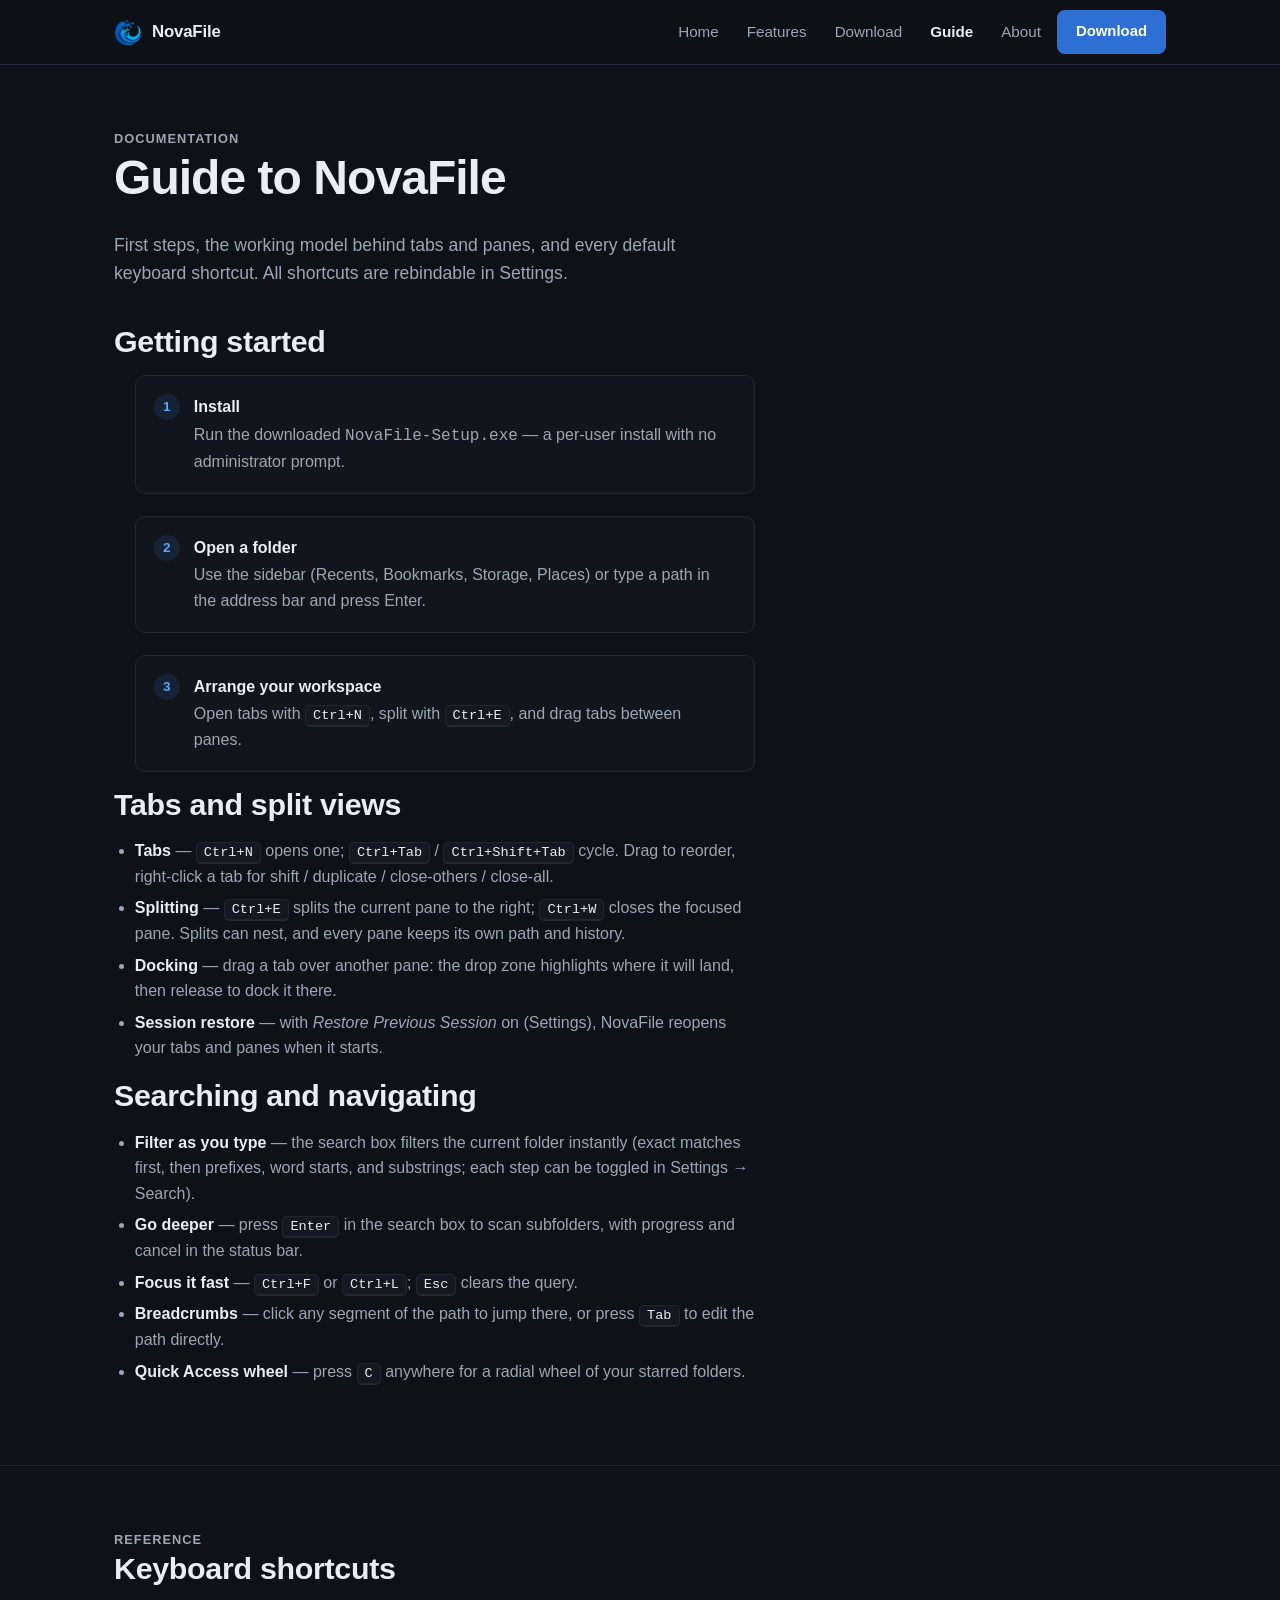
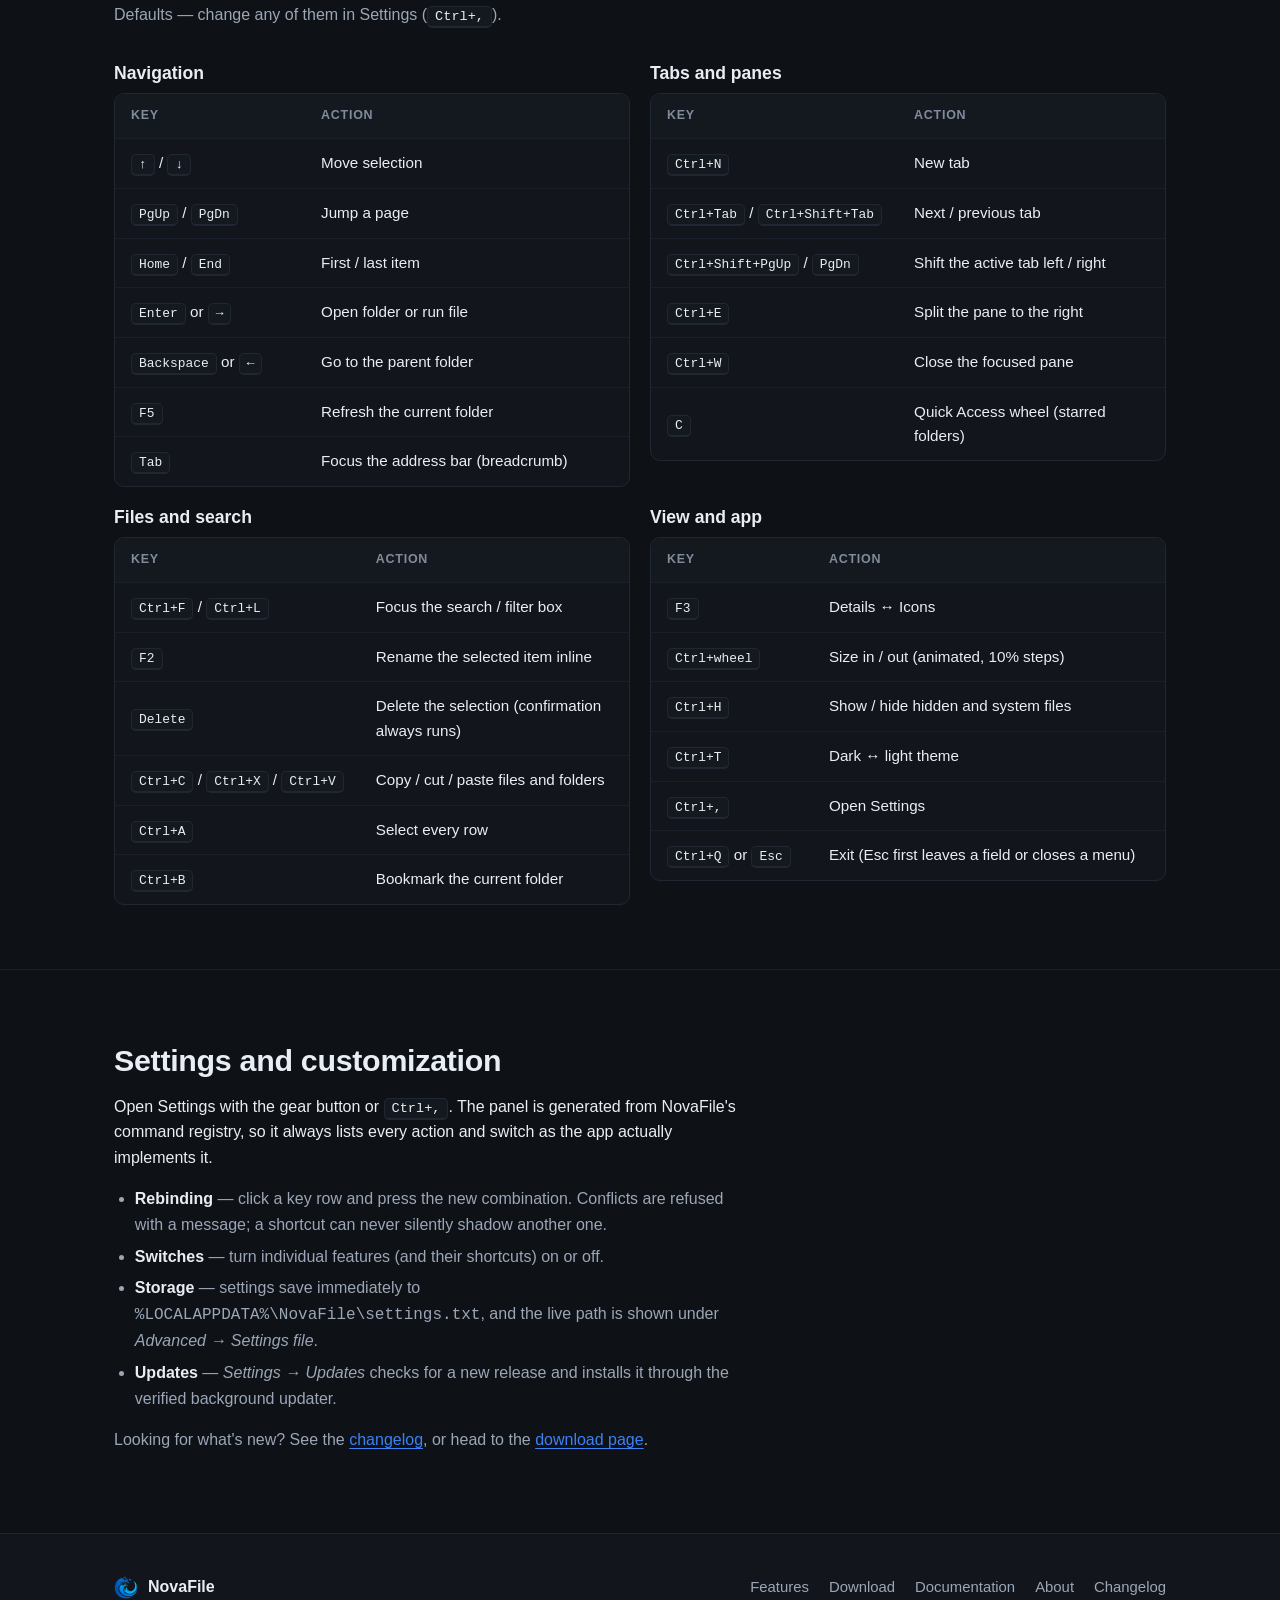
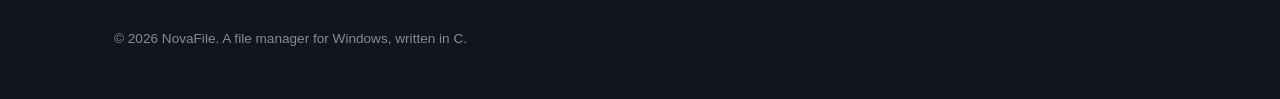
<file: guide.html>
<!DOCTYPE html>
<html lang="en">
<head>
  <meta charset="utf-8">
  <meta name="viewport" content="width=device-width, initial-scale=1">
  <title>Guide — NovaFile</title>
  <meta name="description" content="Get started with NovaFile: first steps, tabs and panes, search tips, the full keyboard shortcut reference, and settings.">
  <meta property="og:type" content="website">
  <meta property="og:title" content="Guide — NovaFile">
  <meta property="og:description" content="Learn NovaFile: getting started, working with tabs and split views, search, and every default keyboard shortcut.">
  <!-- Replace with an absolute URL once the site has a domain -->
  <meta property="og:image" content="assets/img/icon-256.png">
  <meta name="theme-color" content="#0e1116">
  <link rel="icon" href="assets/img/favicon.ico" sizes="any">
  <link rel="icon" href="assets/img/icon-256.png" type="image/png">
  <link rel="stylesheet" href="assets/css/style.css">
</head>
<body>
  <a class="skip-link" href="#main">Skip to main content</a>

  <header class="site-header">
    <div class="container header-inner">
      <a class="brand" href="index.html">
        <img src="assets/img/logo-64.png" alt="" width="28" height="28">
        NovaFile
      </a>
      <button class="nav-toggle" type="button" data-nav-toggle
              aria-expanded="false" aria-controls="site-nav"
              aria-label="Toggle navigation menu">
        <span></span><span></span><span></span>
      </button>
      <nav aria-label="Main">
        <ul class="nav-links" id="site-nav">
          <li><a href="index.html">Home</a></li>
          <li><a href="features.html">Features</a></li>
          <li><a href="download.html">Download</a></li>
          <li><a href="guide.html" aria-current="page">Guide</a></li>
          <li><a href="about.html">About</a></li>
          <li class="nav-cta"><a class="btn btn-primary" href="download.html" data-download>Download</a></li>
        </ul>
      </nav>
    </div>
  </header>

  <main id="main">
    <section>
      <div class="container">
        <div class="section-head">
          <p class="eyebrow">Documentation</p>
          <h1>Guide to NovaFile</h1>
          <p class="lead">
            First steps, the working model behind tabs and panes, and every
            default keyboard shortcut. All shortcuts are rebindable in Settings.
          </p>
        </div>

        <div class="prose">
          <h2 id="start">Getting started</h2>
          <ol class="steps">
            <li>
              <strong>Install</strong>
              Run the downloaded <code>NovaFile-Setup.exe</code> — a per-user install with no administrator prompt.
            </li>
            <li>
              <strong>Open a folder</strong>
              Use the sidebar (Recents, Bookmarks, Storage, Places) or type a path in the address bar and press Enter.
            </li>
            <li>
              <strong>Arrange your workspace</strong>
              Open tabs with <kbd>Ctrl+N</kbd>, split with <kbd>Ctrl+E</kbd>, and drag tabs between panes.
            </li>
          </ol>

          <h2 id="tabs-panes">Tabs and split views</h2>
          <ul>
            <li><strong>Tabs</strong> — <kbd>Ctrl+N</kbd> opens one; <kbd>Ctrl+Tab</kbd> / <kbd>Ctrl+Shift+Tab</kbd> cycle. Drag to reorder, right-click a tab for shift / duplicate / close-others / close-all.</li>
            <li><strong>Splitting</strong> — <kbd>Ctrl+E</kbd> splits the current pane to the right; <kbd>Ctrl+W</kbd> closes the focused pane. Splits can nest, and every pane keeps its own path and history.</li>
            <li><strong>Docking</strong> — drag a tab over another pane: the drop zone highlights where it will land, then release to dock it there.</li>
            <li><strong>Session restore</strong> — with <em>Restore Previous Session</em> on (Settings), NovaFile reopens your tabs and panes when it starts.</li>
          </ul>

          <h2 id="search">Searching and navigating</h2>
          <ul>
            <li><strong>Filter as you type</strong> — the search box filters the current folder instantly (exact matches first, then prefixes, word starts, and substrings; each step can be toggled in Settings &rarr; Search).</li>
            <li><strong>Go deeper</strong> — press <kbd>Enter</kbd> in the search box to scan subfolders, with progress and cancel in the status bar.</li>
            <li><strong>Focus it fast</strong> — <kbd>Ctrl+F</kbd> or <kbd>Ctrl+L</kbd>; <kbd>Esc</kbd> clears the query.</li>
            <li><strong>Breadcrumbs</strong> — click any segment of the path to jump there, or press <kbd>Tab</kbd> to edit the path directly.</li>
            <li><strong>Quick Access wheel</strong> — press <kbd>C</kbd> anywhere for a radial wheel of your starred folders.</li>
          </ul>
        </div>
      </div>
    </section>

    <section aria-labelledby="shortcuts-heading">
      <div class="container">
        <div class="section-head">
          <p class="eyebrow">Reference</p>
          <h2 id="shortcuts-heading">Keyboard shortcuts</h2>
          <p>Defaults — change any of them in Settings (<kbd>Ctrl+,</kbd>).</p>
        </div>

        <div class="grid" style="grid-template-columns: repeat(auto-fill, minmax(340px, 1fr));">
          <div>
            <h3>Navigation</h3>
            <div class="table-wrap">
              <table>
                <thead><tr><th scope="col">Key</th><th scope="col">Action</th></tr></thead>
                <tbody>
                  <tr><td><kbd>&uarr;</kbd> / <kbd>&darr;</kbd></td><td>Move selection</td></tr>
                  <tr><td><kbd>PgUp</kbd> / <kbd>PgDn</kbd></td><td>Jump a page</td></tr>
                  <tr><td><kbd>Home</kbd> / <kbd>End</kbd></td><td>First / last item</td></tr>
                  <tr><td><kbd>Enter</kbd> or <kbd>&rarr;</kbd></td><td>Open folder or run file</td></tr>
                  <tr><td><kbd>Backspace</kbd> or <kbd>&larr;</kbd></td><td>Go to the parent folder</td></tr>
                  <tr><td><kbd>F5</kbd></td><td>Refresh the current folder</td></tr>
                  <tr><td><kbd>Tab</kbd></td><td>Focus the address bar (breadcrumb)</td></tr>
                </tbody>
              </table>
            </div>
          </div>

          <div>
            <h3>Tabs and panes</h3>
            <div class="table-wrap">
              <table>
                <thead><tr><th scope="col">Key</th><th scope="col">Action</th></tr></thead>
                <tbody>
                  <tr><td><kbd>Ctrl+N</kbd></td><td>New tab</td></tr>
                  <tr><td><kbd>Ctrl+Tab</kbd> / <kbd>Ctrl+Shift+Tab</kbd></td><td>Next / previous tab</td></tr>
                  <tr><td><kbd>Ctrl+Shift+PgUp</kbd> / <kbd>PgDn</kbd></td><td>Shift the active tab left / right</td></tr>
                  <tr><td><kbd>Ctrl+E</kbd></td><td>Split the pane to the right</td></tr>
                  <tr><td><kbd>Ctrl+W</kbd></td><td>Close the focused pane</td></tr>
                  <tr><td><kbd>C</kbd></td><td>Quick Access wheel (starred folders)</td></tr>
                </tbody>
              </table>
            </div>
          </div>

          <div>
            <h3>Files and search</h3>
            <div class="table-wrap">
              <table>
                <thead><tr><th scope="col">Key</th><th scope="col">Action</th></tr></thead>
                <tbody>
                  <tr><td><kbd>Ctrl+F</kbd> / <kbd>Ctrl+L</kbd></td><td>Focus the search / filter box</td></tr>
                  <tr><td><kbd>F2</kbd></td><td>Rename the selected item inline</td></tr>
                  <tr><td><kbd>Delete</kbd></td><td>Delete the selection (confirmation always runs)</td></tr>
                  <tr><td><kbd>Ctrl+C</kbd> / <kbd>Ctrl+X</kbd> / <kbd>Ctrl+V</kbd></td><td>Copy / cut / paste files and folders</td></tr>
                  <tr><td><kbd>Ctrl+A</kbd></td><td>Select every row</td></tr>
                  <tr><td><kbd>Ctrl+B</kbd></td><td>Bookmark the current folder</td></tr>
                </tbody>
              </table>
            </div>
          </div>

          <div>
            <h3>View and app</h3>
            <div class="table-wrap">
              <table>
                <thead><tr><th scope="col">Key</th><th scope="col">Action</th></tr></thead>
                <tbody>
                  <tr><td><kbd>F3</kbd></td><td>Details &harr; Icons</td></tr>
                  <tr><td><kbd>Ctrl+wheel</kbd></td><td>Size in / out (animated, 10% steps)</td></tr>
                  <tr><td><kbd>Ctrl+H</kbd></td><td>Show / hide hidden and system files</td></tr>
                  <tr><td><kbd>Ctrl+T</kbd></td><td>Dark &harr; light theme</td></tr>
                  <tr><td><kbd>Ctrl+,</kbd></td><td>Open Settings</td></tr>
                  <tr><td><kbd>Ctrl+Q</kbd> or <kbd>Esc</kbd></td><td>Exit (Esc first leaves a field or closes a menu)</td></tr>
                </tbody>
              </table>
            </div>
          </div>
        </div>
      </div>
    </section>

    <section aria-labelledby="settings-heading">
      <div class="container">
        <div class="prose">
          <h2 id="settings-heading">Settings and customization</h2>
          <p>
            Open Settings with the gear button or <kbd>Ctrl+,</kbd>. The panel is
            generated from NovaFile's command registry, so it always lists every
            action and switch as the app actually implements it.
          </p>
          <ul>
            <li><strong>Rebinding</strong> — click a key row and press the new combination. Conflicts are refused with a message; a shortcut can never silently shadow another one.</li>
            <li><strong>Switches</strong> — turn individual features (and their shortcuts) on or off.</li>
            <li><strong>Storage</strong> — settings save immediately to <code>%LOCALAPPDATA%\NovaFile\settings.txt</code>, and the live path is shown under <em>Advanced &rarr; Settings file</em>.</li>
            <li><strong>Updates</strong> — <em>Settings &rarr; Updates</em> checks for a new release and installs it through the verified background updater.</li>
          </ul>

          <p class="muted">
            Looking for what's new? See the <a href="changelog.html">changelog</a>,
            or head to the <a href="download.html">download page</a>.
          </p>
        </div>
      </div>
    </section>
  </main>

  <footer class="site-footer">
    <div class="container footer-inner">
      <div class="footer-brand">
        <img src="assets/img/logo-64.png" alt="" width="24" height="24">
        NovaFile
      </div>
      <ul class="footer-links">
        <li><a href="features.html">Features</a></li>
        <li><a href="download.html">Download</a></li>
        <li><a href="guide.html">Documentation</a></li>
        <li><a href="about.html">About</a></li>
        <li><a href="changelog.html">Changelog</a></li>
      </ul>
      <p class="footer-copy">&copy; <span data-year>2026</span> NovaFile. A file manager for Windows, written in C.</p>
    </div>
  </footer>

  <script src="assets/js/config.js"></script>
  <script src="assets/js/main.js"></script>
</body>
</html>
</file>
<file: assets/css/style.css>
/* ============================================================
   NovaFile website — single stylesheet
   Palette mirrors the NovaFile desktop theme:
   bg #0E1116 · surface #12161C · border #202732 · accent #3B82F6
   ============================================================ */

:root {
  --bg: #0e1116;
  --surface: #12161c;
  --surface-2: #14181f;
  --border: #202732;
  --border-soft: #1a2029;
  --text: #e9eef5;
  --text-2: #9ba6b6;        /* 7.7:1 on --bg */
  --dim: #808b9c;           /* muted labels: 5.2:1+ on all surfaces */
  --accent: #3b82f6;        /* links & focus, 5.1:1 on --bg */
  --accent-btn: #2e6fd3;    /* button fill, white text 4.8:1 */
  --accent-btn-hover: #2559b8;
  --accent-soft: rgba(59, 130, 246, 0.12);
  --radius: 10px;
  --radius-sm: 8px;
  --container: 1100px;
  --font: -apple-system, "Segoe UI", Roboto, Helvetica, Arial, sans-serif;
  --mono: ui-monospace, "Cascadia Mono", Consolas, "Liberation Mono", monospace;
}

/* ---------- Base ---------- */
*, *::before, *::after { box-sizing: border-box; }

html { scroll-behavior: smooth; }

body {
  margin: 0;
  background: var(--bg);
  color: var(--text);
  font-family: var(--font);
  font-size: 16px;
  line-height: 1.6;
  -webkit-font-smoothing: antialiased;
}

img { max-width: 100%; display: block; }

[hidden] { display: none !important; }

.visually-hidden {
  position: absolute;
  width: 1px;
  height: 1px;
  margin: -1px;
  padding: 0;
  overflow: hidden;
  clip: rect(0 0 0 0);
  white-space: nowrap;
  border: 0;
}

a { color: var(--accent); text-decoration: none; }
a:hover { text-decoration: underline; }
/* Inline links inside running text must be distinguishable beyond color */
main p a, main li a { text-decoration: underline; text-underline-offset: 3px; }

h1, h2, h3 { line-height: 1.2; margin: 0 0 0.5em; font-weight: 650; }
h1 { font-size: clamp(2rem, 5vw, 3rem); letter-spacing: -0.02em; }
h2 { font-size: clamp(1.4rem, 3vw, 1.9rem); letter-spacing: -0.01em; }
h3 { font-size: 1.1rem; }
p { margin: 0 0 1em; }

.container {
  max-width: var(--container);
  margin: 0 auto;
  padding: 0 24px;
}

section { padding: 64px 0; }
section + section { border-top: 1px solid var(--border-soft); }

.lead { color: var(--text-2); font-size: 1.1rem; max-width: 62ch; }
.muted { color: var(--text-2); }
.eyebrow {
  color: var(--accent);
  font-size: 0.8rem;
  font-weight: 650;
  text-transform: uppercase;
  letter-spacing: 0.08em;
  margin-bottom: 12px;
}

/* ---------- Accessibility ---------- */
.skip-link {
  position: absolute;
  left: 16px;
  top: -48px;
  z-index: 100;
  background: var(--accent-btn);
  color: #fff;
  padding: 10px 16px;
  border-radius: var(--radius-sm);
  transition: top 0.15s ease;
}
.skip-link:focus { top: 12px; }

:focus-visible {
  outline: 2px solid var(--accent);
  outline-offset: 2px;
  border-radius: 4px;
}

/* ---------- Buttons ---------- */
.btn {
  display: inline-block;
  padding: 12px 22px;
  border-radius: var(--radius-sm);
  font-size: 1rem;
  font-weight: 600;
  border: 1px solid transparent;
  cursor: pointer;
  transition: background-color 0.15s ease, border-color 0.15s ease;
  text-decoration: none;
}
.btn:hover { text-decoration: none; }

.btn-primary {
  background: var(--accent-btn);
  color: #fff;
}
.btn-primary:hover { background: var(--accent-btn-hover); }

.btn-secondary {
  background: transparent;
  color: var(--text);
  border-color: var(--border);
}
.btn-secondary:hover { border-color: var(--dim); background: var(--surface-2); }

.btn-quiet {
  background: transparent;
  color: #60a5fa;
  border-color: var(--accent);
}
.btn-quiet:hover { background: var(--accent-soft); }

/* ---------- Header / navigation ---------- */
.site-header {
  position: sticky;
  top: 0;
  z-index: 50;
  background: rgba(14, 17, 22, 0.92);
  border-bottom: 1px solid var(--border);
  backdrop-filter: blur(6px);
}

.header-inner {
  display: flex;
  align-items: center;
  justify-content: space-between;
  gap: 16px;
  min-height: 64px;
}

.brand {
  display: flex;
  align-items: center;
  gap: 10px;
  color: var(--text);
  font-weight: 700;
  font-size: 1.05rem;
  letter-spacing: -0.01em;
}
.brand:hover { text-decoration: none; }
.brand img { width: 28px; height: 28px; }

.nav-links {
  display: flex;
  align-items: center;
  gap: 4px;
  list-style: none;
  margin: 0;
  padding: 0;
}
.nav-links a {
  display: block;
  padding: 8px 12px;
  color: var(--text-2);
  border-radius: var(--radius-sm);
  font-size: 0.95rem;
}
.nav-links a:hover { color: var(--text); background: var(--surface-2); text-decoration: none; }
.nav-links a[aria-current="page"] { color: var(--text); font-weight: 600; }

/* CTA lives inside the nav list so it collapses into the mobile menu */
.nav-links a.btn { padding: 9px 18px; font-size: 0.93rem; font-weight: 600; }
.nav-links a.btn-primary { background: var(--accent-btn); color: #fff; }
.nav-links a.btn-primary:hover { background: var(--accent-btn-hover); color: #fff; }

.nav-toggle {
  display: none;
  background: var(--surface-2);
  border: 1px solid var(--border);
  border-radius: var(--radius-sm);
  width: 42px;
  height: 38px;
  cursor: pointer;
  padding: 8px 10px;
}
.nav-toggle span {
  display: block;
  height: 2px;
  background: var(--text);
  margin: 4px 0;
  border-radius: 2px;
}

/* ---------- Hero ---------- */
.hero { padding: 80px 0 72px; }
.hero-grid {
  display: grid;
  grid-template-columns: minmax(0, 1fr) minmax(0, 1fr);
  gap: 48px;
  align-items: center;
}
.hero h1 { margin-bottom: 16px; }
.hero .lead { margin-bottom: 28px; }
.hero-actions { display: flex; flex-wrap: wrap; gap: 14px; margin-bottom: 18px; }
.hero-meta {
  color: var(--dim);
  font-size: 0.88rem;
  display: flex;
  flex-wrap: wrap;
  gap: 8px 14px;
  margin: 0;
  padding: 0;
  list-style: none;
}
.hero-meta li + li::before {
  content: "·";
  margin-right: 14px;
  color: var(--dim);
  opacity: 0.5;
}

/* Screenshot: real image when present, marked placeholder otherwise. */
.shot {
  margin: 0;
  border: 1px solid var(--border);
  border-radius: var(--radius);
  background: var(--surface);
  overflow: hidden;
}
.shot img { width: 100%; height: auto; }

.shot-placeholder {
  aspect-ratio: 16 / 10;
  display: flex;
  flex-direction: column;
  align-items: center;
  justify-content: center;
  gap: 10px;
  padding: 32px;
  text-align: center;
  background:
    repeating-linear-gradient(0deg, transparent 0 39px, var(--border-soft) 39px 40px),
    repeating-linear-gradient(90deg, transparent 0 39px, var(--border-soft) 39px 40px),
    var(--surface-2);
}
.shot-placeholder .ph-badge {
  display: inline-block;
  border: 1px dashed var(--dim);
  color: var(--text-2);
  font-size: 0.78rem;
  font-weight: 650;
  text-transform: uppercase;
  letter-spacing: 0.08em;
  padding: 5px 12px;
  border-radius: 999px;
  background: var(--bg);
}
.shot-placeholder p { margin: 0; color: var(--dim); font-size: 0.9rem; max-width: 34ch; }

.shot-caption {
  color: var(--dim);
  font-size: 0.82rem;
  text-align: center;
  margin-top: 10px;
}

/* ---------- Cards / grids ---------- */
.grid {
  display: grid;
  grid-template-columns: repeat(auto-fill, minmax(300px, 1fr));
  gap: 20px;
}

.card {
  background: var(--surface);
  border: 1px solid var(--border);
  border-radius: var(--radius);
  padding: 24px;
  transition: border-color 0.15s ease;
}
.card:hover { border-color: #2c3644; }
.card h2, .card h3 { font-size: 1.1rem; margin-bottom: 8px; }
.card p { color: var(--text-2); font-size: 0.95rem; margin: 0; }
.card .card-tag {
  display: inline-block;
  font-family: var(--mono);
  font-size: 0.75rem;
  color: #60a5fa;            /* lighter tint: passes 4.5:1 on the blended chip bg */
  background: var(--accent-soft);
  border-radius: 5px;
  padding: 2px 8px;
  margin-bottom: 12px;
}

.section-head { margin-bottom: 36px; }
.section-head p { color: var(--text-2); max-width: 60ch; margin-bottom: 0; }

/* ---------- Download callout ---------- */
.callout {
  background: var(--surface);
  border: 1px solid var(--border);
  border-radius: var(--radius);
  padding: 40px;
  display: flex;
  flex-wrap: wrap;
  align-items: center;
  justify-content: space-between;
  gap: 24px;
}
.callout h2 { margin-bottom: 8px; }
.callout p { color: var(--text-2); margin: 0; }
.callout-actions { display: flex; flex-direction: column; gap: 10px; align-items: flex-end; }
.callout-meta { font-size: 0.85rem; color: var(--dim); }

/* ---------- Placeholder notice ---------- */
.notice {
  border: 1px dashed var(--dim);
  background: var(--surface-2);
  border-radius: var(--radius);
  padding: 24px;
  color: var(--text-2);
  font-size: 0.95rem;
}
.notice strong { color: var(--text); display: block; margin-bottom: 6px; }

/* ---------- Tables (shortcuts / specs) ---------- */
.table-wrap {
  border: 1px solid var(--border);
  border-radius: var(--radius);
  overflow-x: auto;
  background: var(--surface);
}
table {
  width: 100%;
  border-collapse: collapse;
  font-size: 0.95rem;
}
th, td {
  text-align: left;
  padding: 12px 16px;
  border-bottom: 1px solid var(--border-soft);
}
th {
  color: var(--dim);
  font-size: 0.78rem;
  text-transform: uppercase;
  letter-spacing: 0.06em;
  font-weight: 650;
  background: var(--surface-2);
}
tr:last-child td { border-bottom: none; }
td:first-child { white-space: nowrap; }

kbd {
  font-family: var(--mono);
  font-size: 0.85em;
  background: var(--surface-2);
  border: 1px solid var(--border);
  border-bottom-width: 2px;
  border-radius: 5px;
  padding: 2px 7px;
  color: var(--text);
  white-space: nowrap;
}

/* ---------- Prose (guide / about / changelog) ---------- */
.prose { max-width: 72ch; }
.prose h2 { margin-top: 8px; }
.prose h3 { margin-top: 28px; }
.prose ul, .prose ol { color: var(--text-2); padding-left: 1.3em; }
.prose li { margin-bottom: 6px; }
.prose li strong { color: var(--text); }
.code-block {
  background: var(--surface-2);
  border: 1px solid var(--border);
  border-radius: var(--radius-sm);
  padding: 14px 16px;
  font-family: var(--mono);
  font-size: 0.88rem;
  color: var(--text-2);
  overflow-x: auto;
}

/* Steps */
.steps { counter-reset: step; list-style: none; padding: 0; margin: 0; display: grid; gap: 16px; }
.steps li {
  counter-increment: step;
  background: var(--surface);
  border: 1px solid var(--border);
  border-radius: var(--radius);
  padding: 18px 20px 18px 58px;
  position: relative;
  color: var(--text-2);
}
.steps li::before {
  content: counter(step);
  position: absolute;
  left: 18px;
  top: 18px;
  width: 26px;
  height: 26px;
  border-radius: 50%;
  background: var(--accent-soft);
  color: #60a5fa;
  font-weight: 700;
  font-size: 0.85rem;
  display: flex;
  align-items: center;
  justify-content: center;
}
.steps li strong { color: var(--text); display: block; margin-bottom: 2px; }

/* Version badge block (download page) */
.release-card {
  background: var(--surface);
  border: 1px solid var(--border);
  border-radius: var(--radius);
  padding: 32px;
  display: flex;
  flex-wrap: wrap;
  align-items: center;
  justify-content: space-between;
  gap: 24px;
}
.release-card .release-version {
  font-size: 2rem;
  font-weight: 700;
  letter-spacing: -0.02em;
}
.release-card .release-meta { color: var(--text-2); font-size: 0.95rem; margin-top: 4px; }
.release-actions { display: flex; flex-direction: column; gap: 10px; align-items: flex-end; }

/* ---------- Footer ---------- */
.site-footer {
  border-top: 1px solid var(--border);
  background: var(--surface);
  padding: 40px 0;
  margin-top: 0;
}
.footer-inner {
  display: flex;
  flex-wrap: wrap;
  align-items: center;
  justify-content: space-between;
  gap: 20px;
}
.footer-brand { display: flex; align-items: center; gap: 10px; color: var(--text); font-weight: 650; }
.footer-brand img { width: 24px; height: 24px; }
.footer-links {
  display: flex;
  flex-wrap: wrap;
  gap: 6px 20px;
  list-style: none;
  margin: 0;
  padding: 0;
}
.footer-links a { color: var(--text-2); font-size: 0.93rem; }
.footer-links a:hover { color: var(--text); }
.footer-copy { color: var(--dim); font-size: 0.85rem; width: 100%; margin-top: 8px; }

/* ---------- Responsive ---------- */
@media (max-width: 860px) {
  .nav-toggle { display: block; }

  .nav-links {
    position: absolute;
    left: 0;
    right: 0;
    top: 64px;
    flex-direction: column;
    align-items: stretch;
    background: var(--bg);
    border-bottom: 1px solid var(--border);
    padding: 12px 16px 16px;
    gap: 4px;
    display: none;
  }
  .nav-links.is-open { display: flex; }
  .nav-links a { padding: 12px; }
  .nav-links .nav-cta { margin-top: 8px; }
  .nav-links a.btn { padding: 11px 18px; }

  .hero { padding: 48px 0; }
  .hero-grid { grid-template-columns: 1fr; gap: 32px; }

  section { padding: 48px 0; }

  .callout, .release-card { padding: 28px; }
  .callout-actions, .release-actions { align-items: stretch; width: 100%; }
  .callout-actions .btn, .release-actions .btn { text-align: center; }
}

@media (max-width: 480px) {
  .container { padding: 0 16px; }
  .hero-actions .btn { width: 100%; text-align: center; }
}

@media (prefers-reduced-motion: reduce) {
  html { scroll-behavior: auto; }
  *, *::before, *::after { transition: none !important; }
}
</file>
